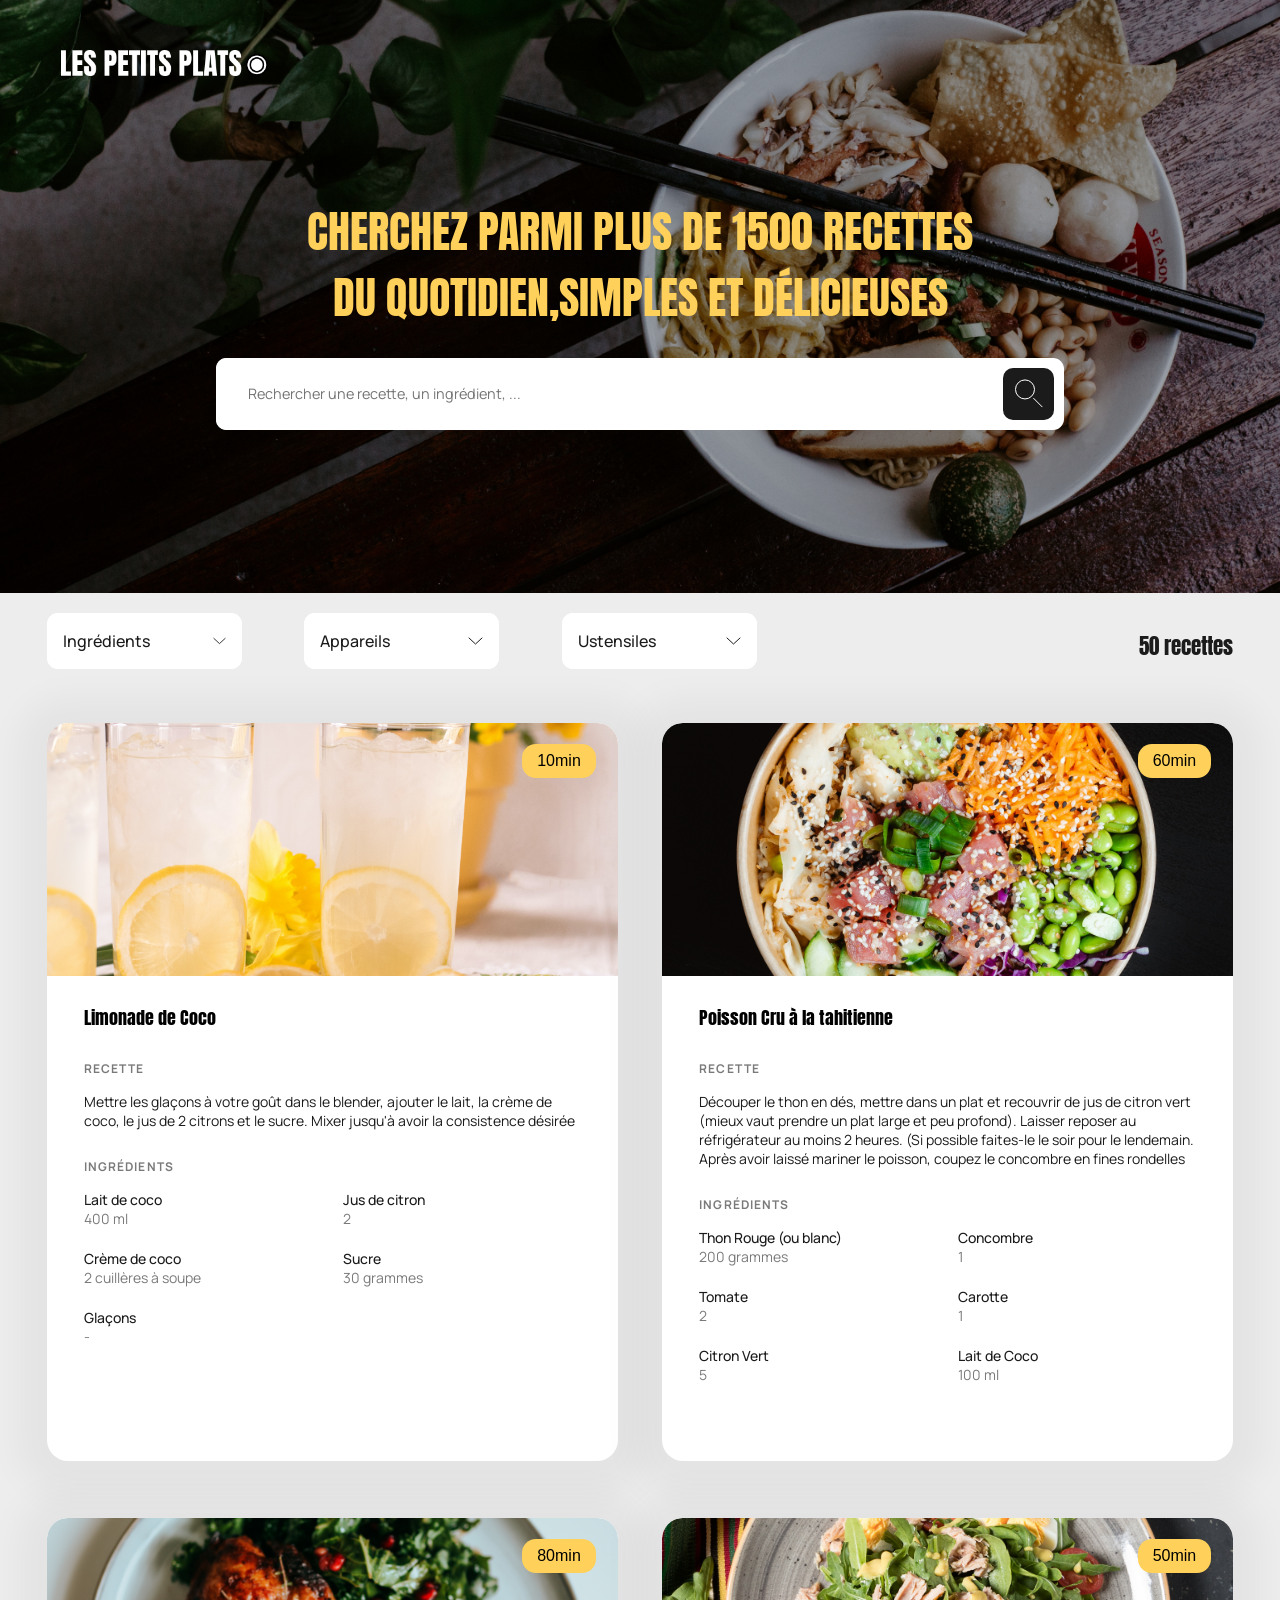
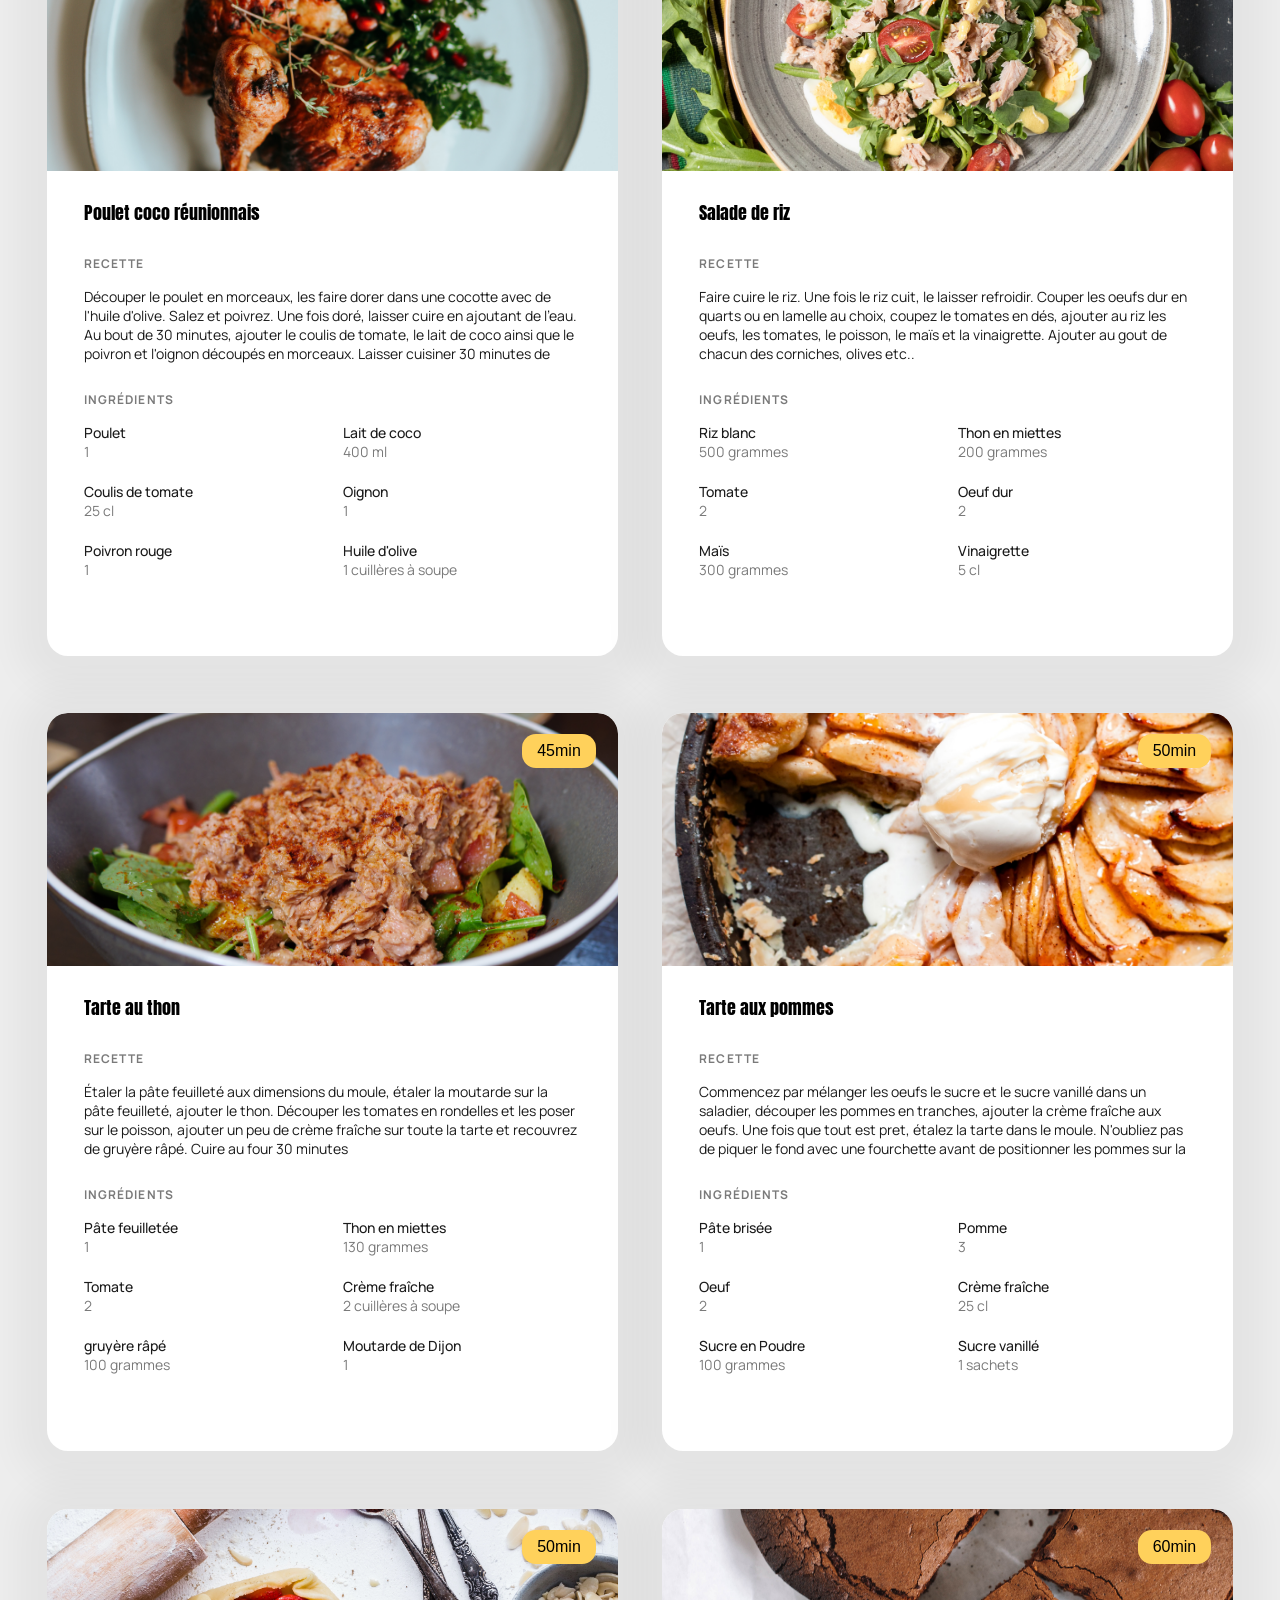
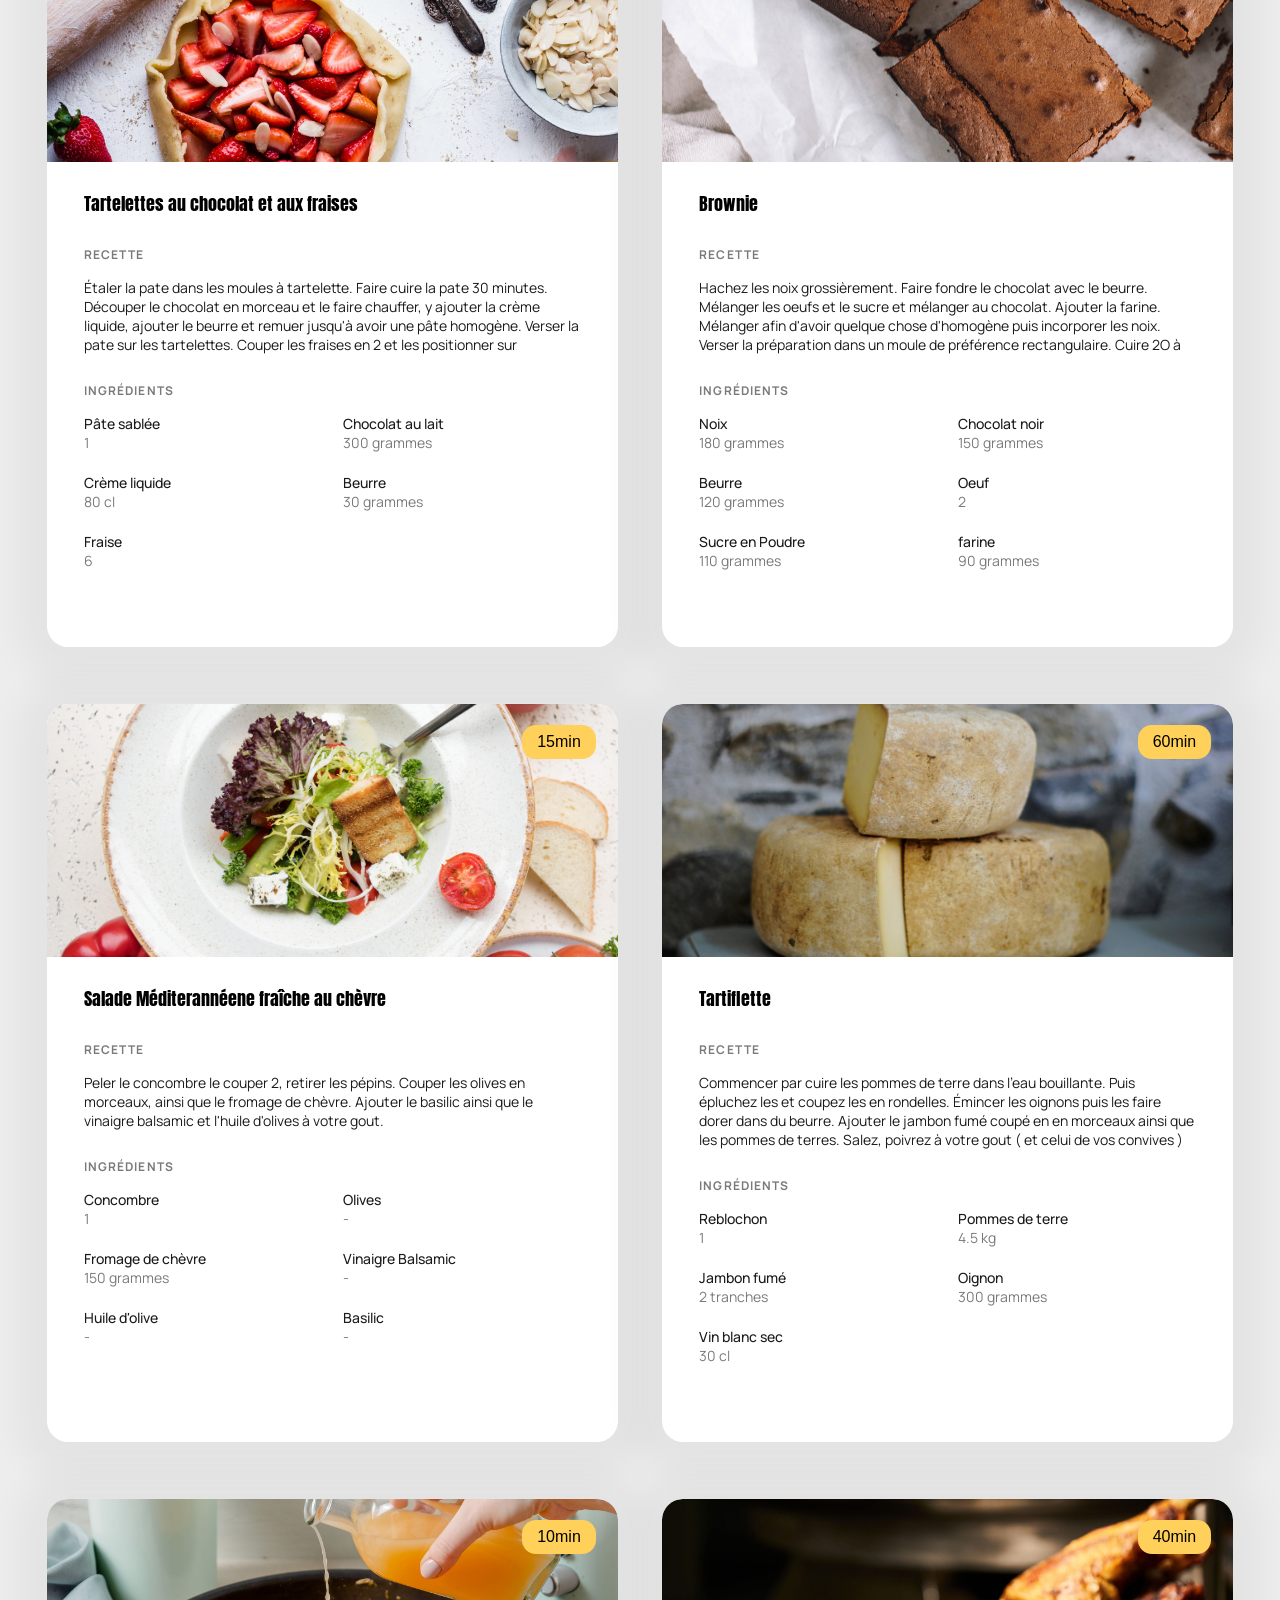
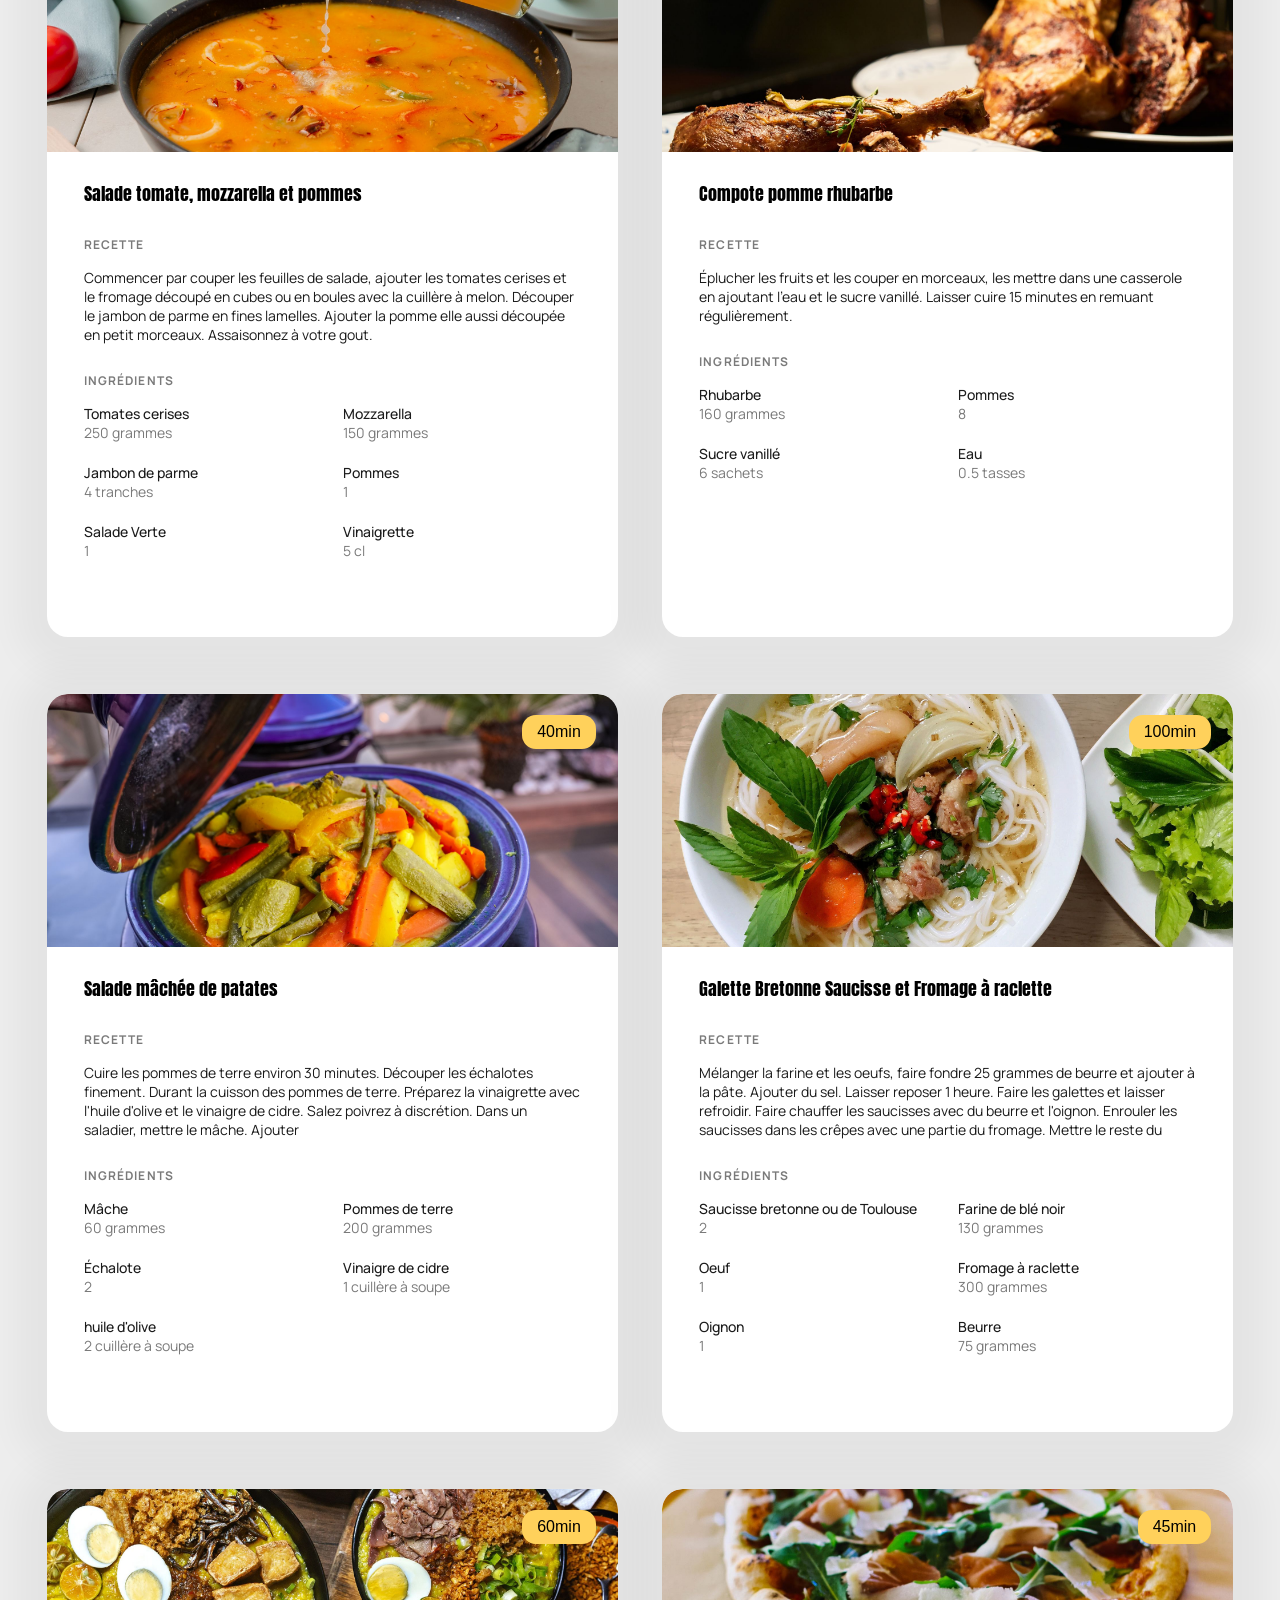
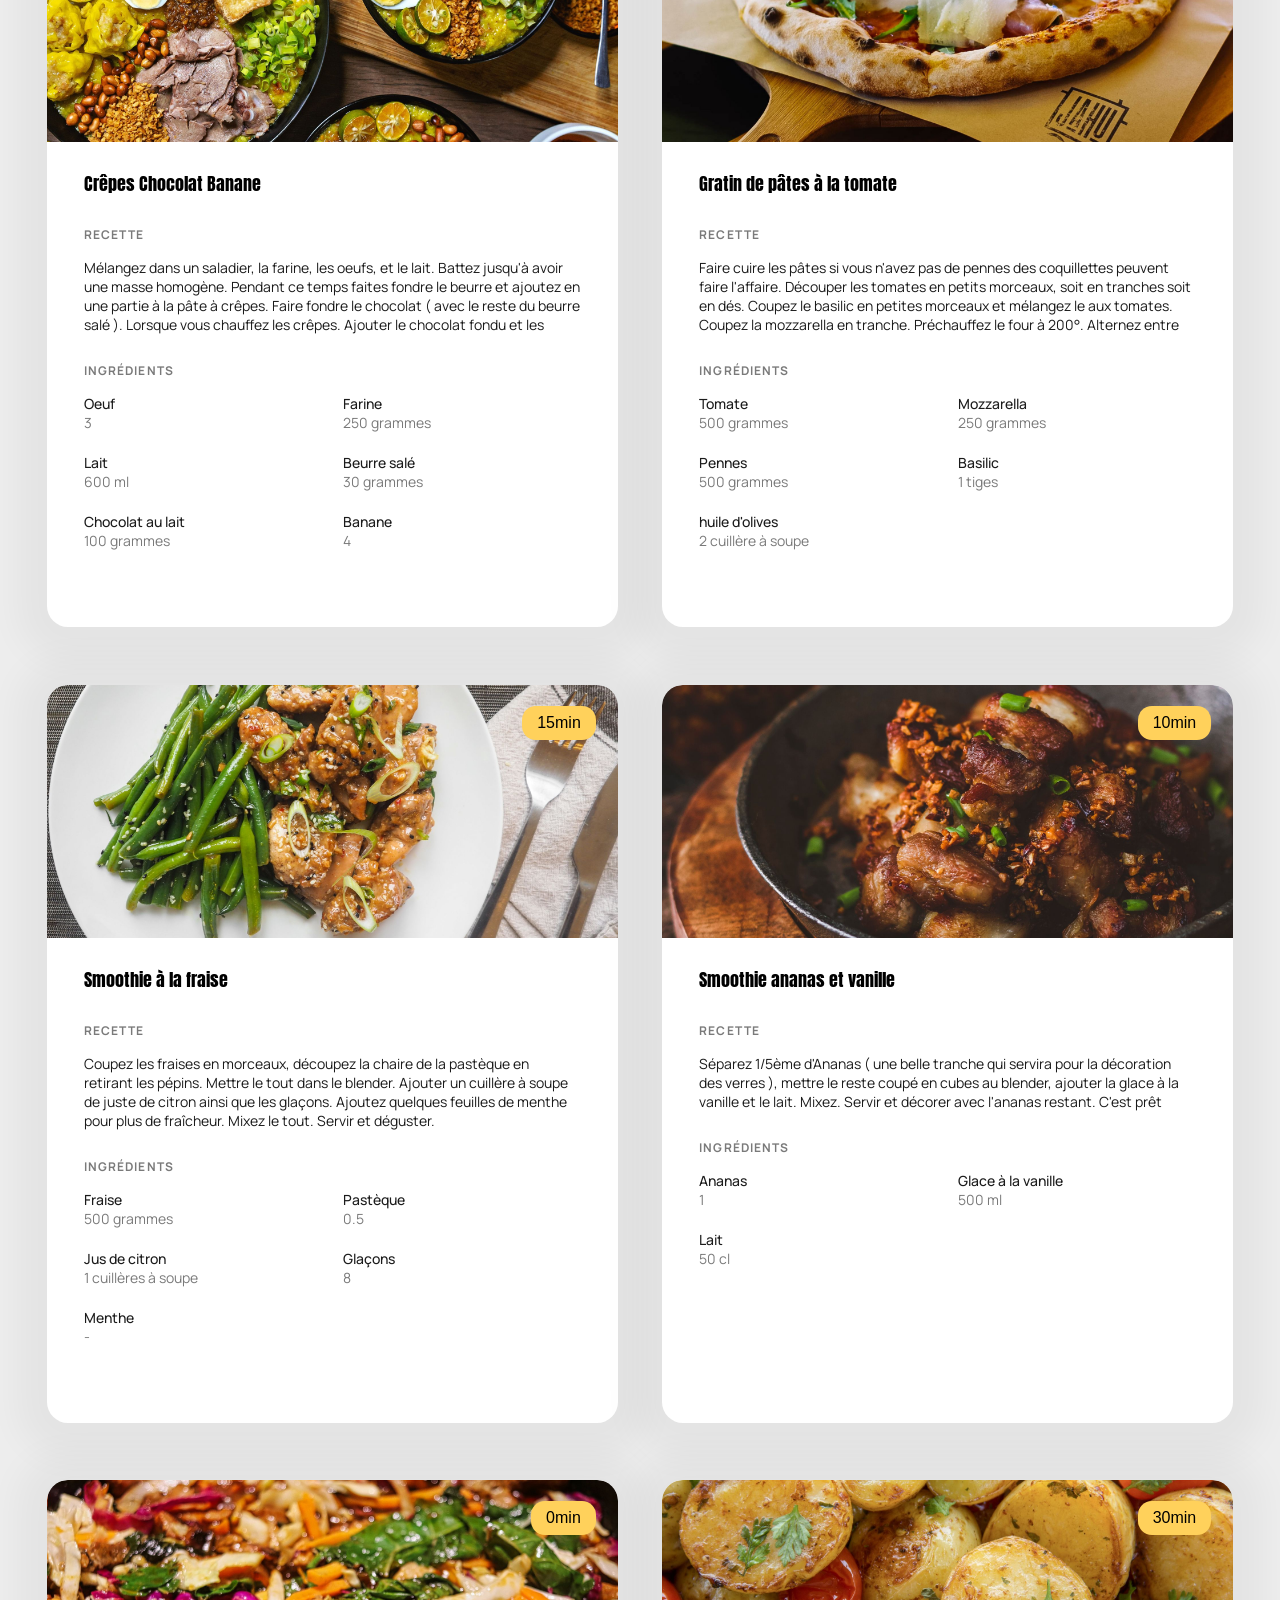
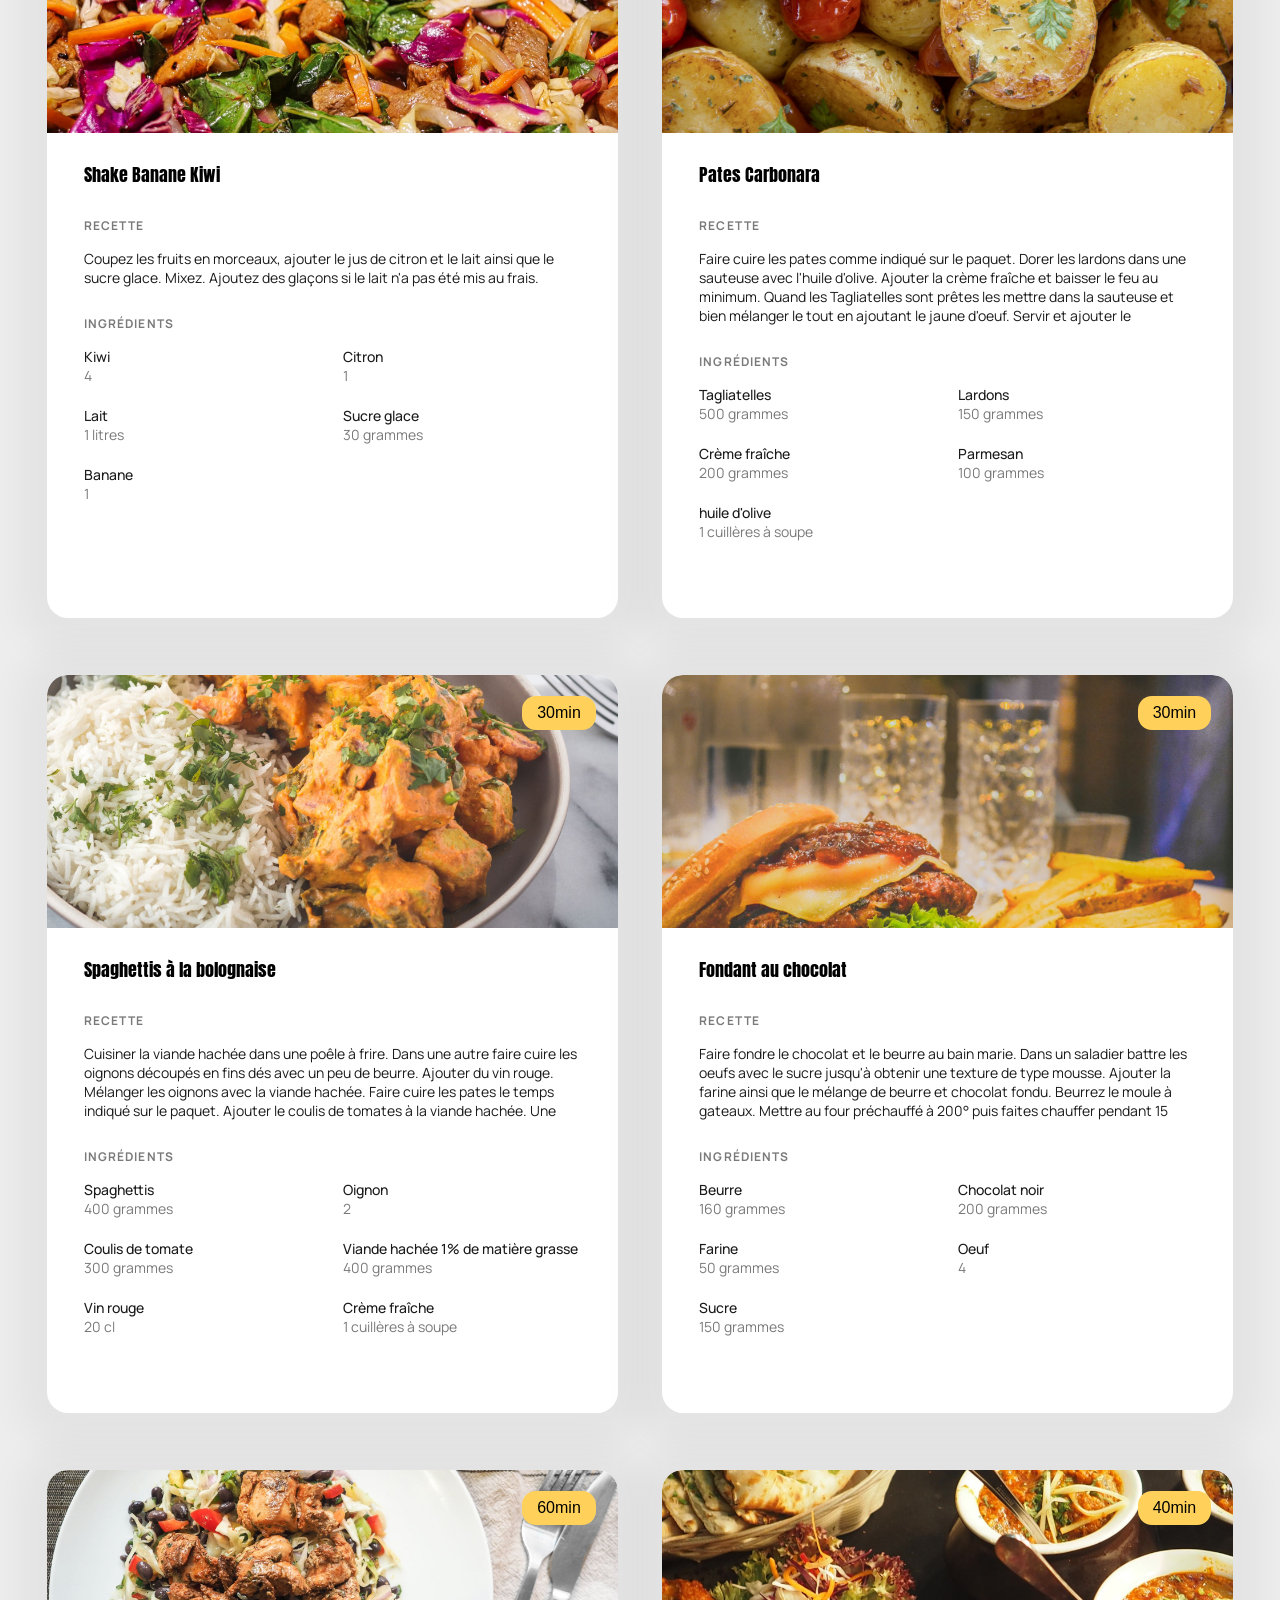
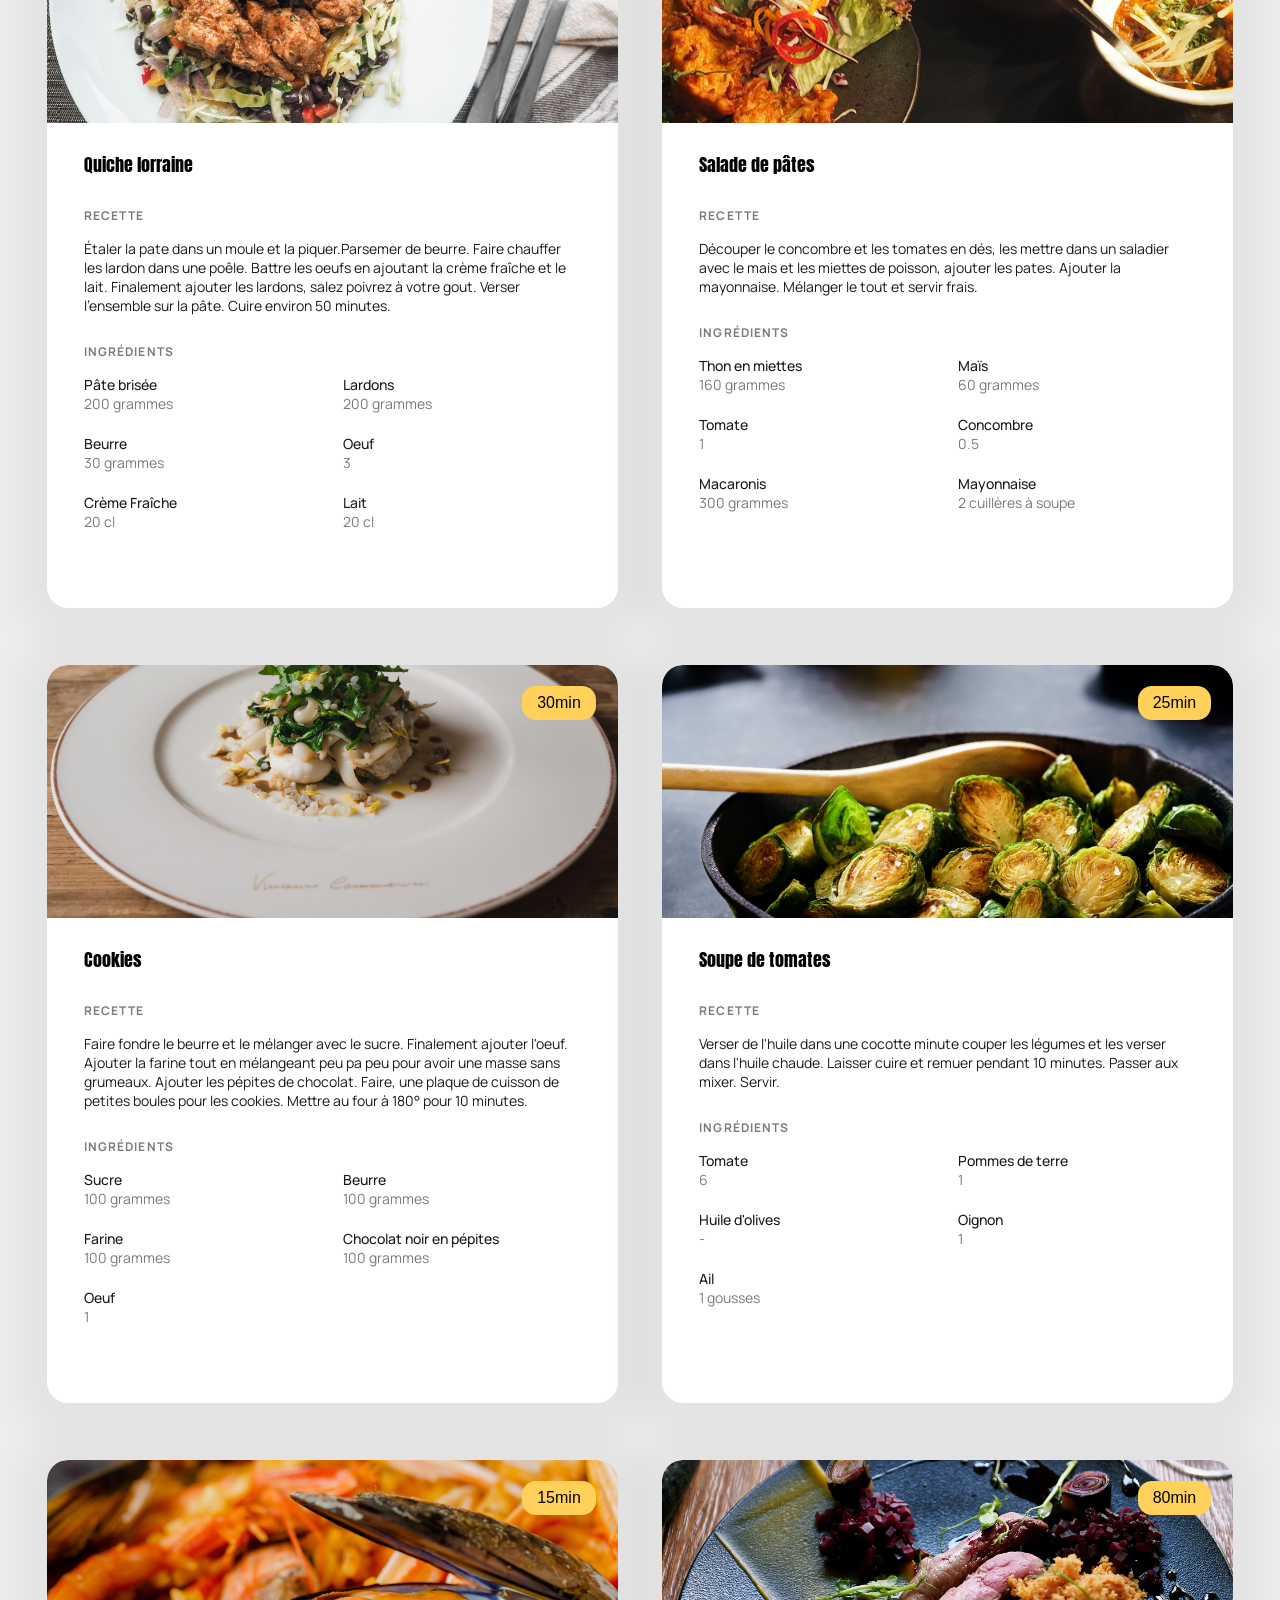
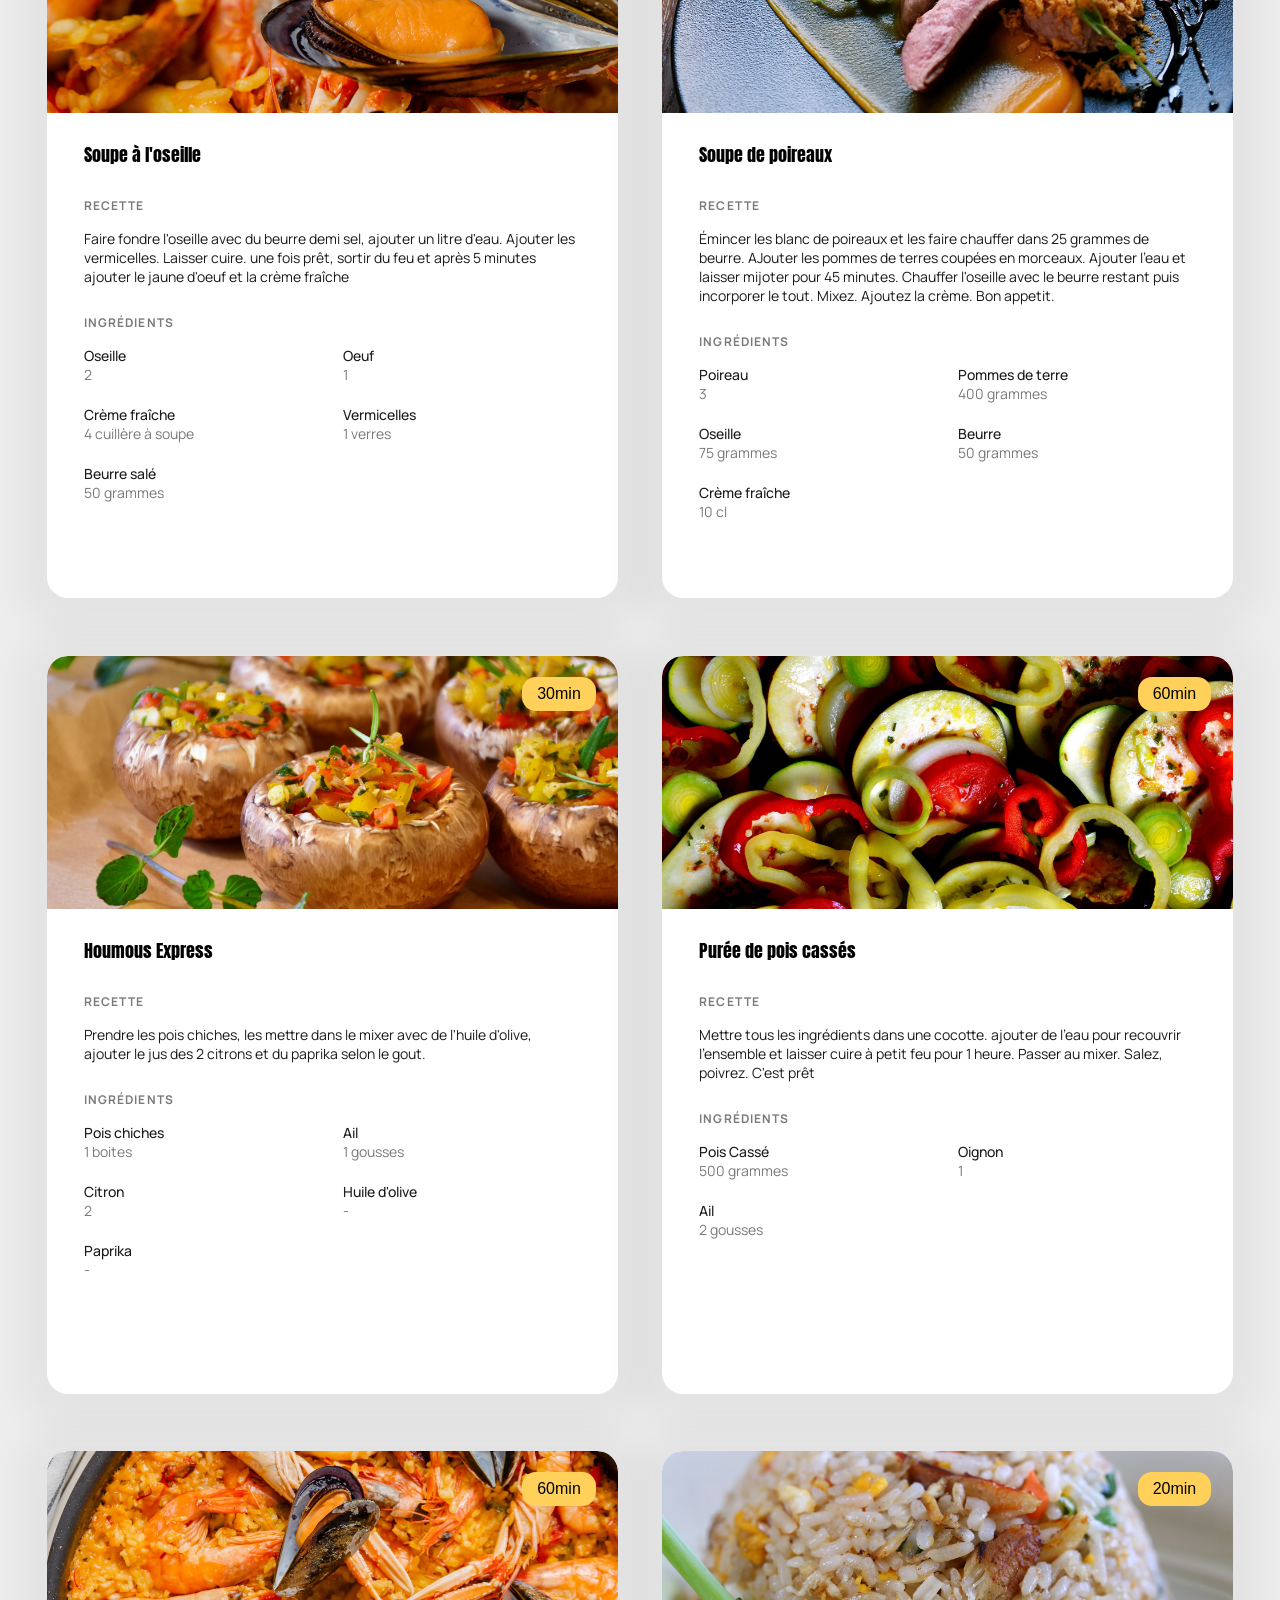
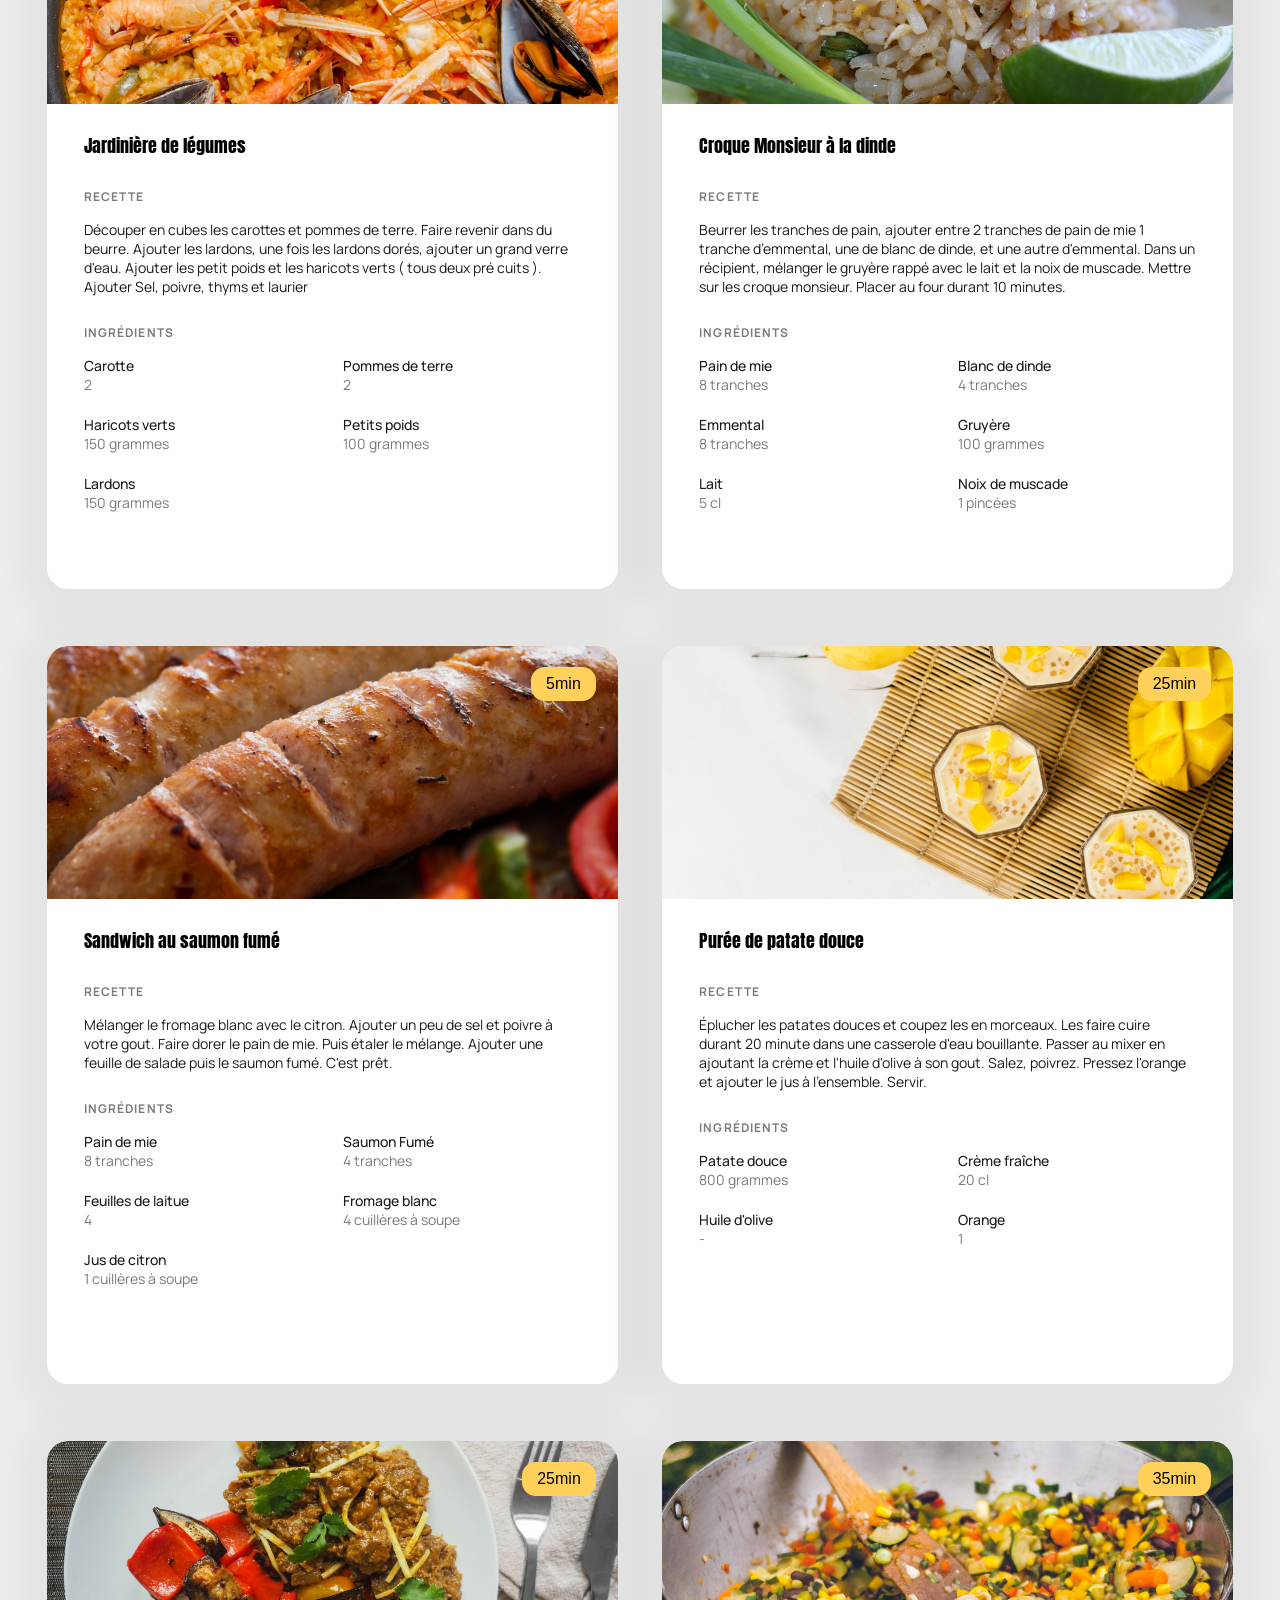
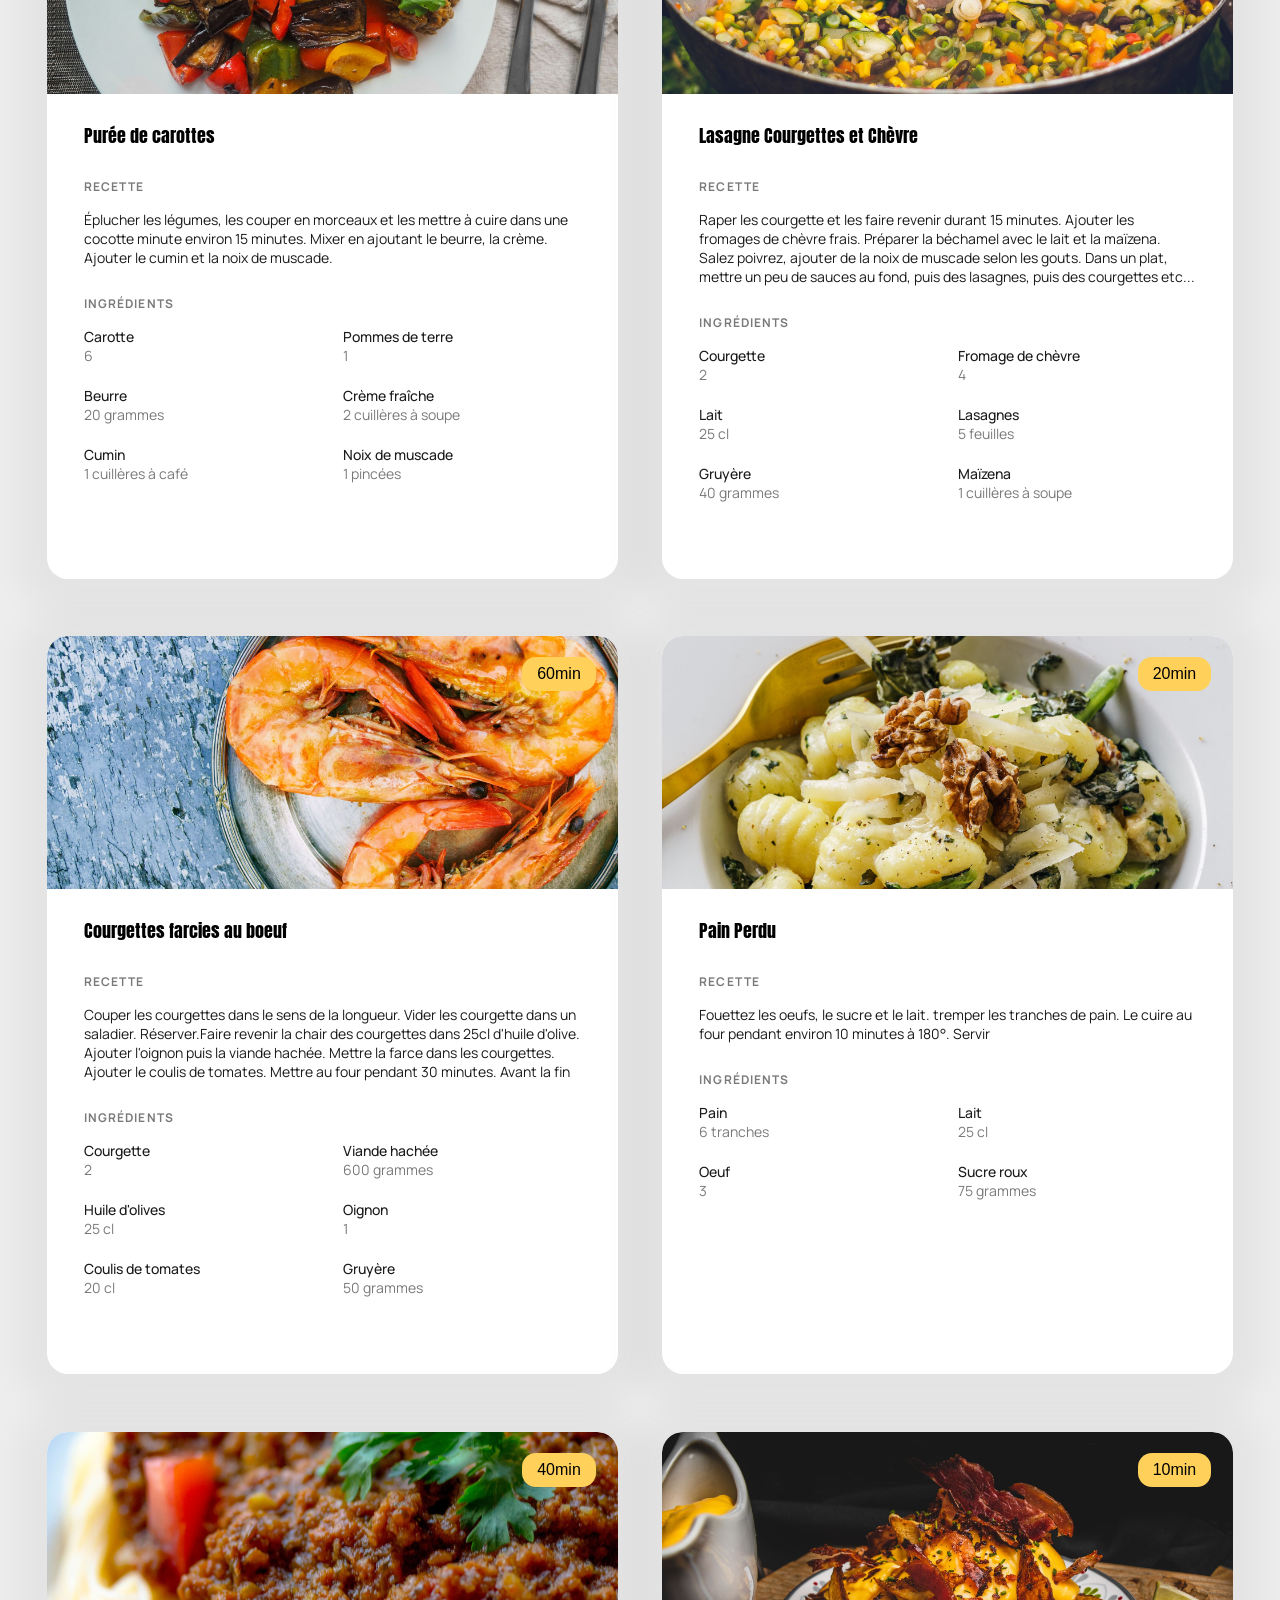
<file: Option-B-boucles/index.html>
<!DOCTYPE html>
<html lang="fr">

<head>
    <meta charset="UTF-8">

    <title>Les Petits Plats — Option B — boucles</title>
    <link href="https://fonts.googleapis.com/css2?family=Anton&display=swap" rel="stylesheet">
    <link href="https://fonts.googleapis.com/css2?family=Manrope&display=swap" rel="stylesheet">
    <link rel="stylesheet" href="./styles.css">
</head>
<body>
    <header>
        <div class="container-header">
            <img class="background-img" src="./images/Background.png" alt="background" height="667" width="1440">
            <img class="logo-img" src="./images/Logo.png" alt="logo" height="40" width="328">
            <div class="header-content">
                <div class="main-heading">CHERCHEZ PARMI PLUS DE 1500 RECETTES<br>
                    DU QUOTIDIEN,SIMPLES ET DÉLICIEUSES</div>
                <div class="container-search">
                    <div class="research-field">
                        <input id="search-input" type="text" placeholder="Rechercher une recette, un ingrédient, ...">
                        <svg id="search-close" xmlns="http://www.w3.org/2000/svg" width="17" height="17"
                            viewBox="0 0 17 17" fill="none">
                            <path d="M15 15L8.5 8.5M8.5 8.5L2 2M8.5 8.5L15 2M8.5 8.5L2 15" stroke="#7A7A7A"
                                stroke-width="2.16667" stroke-linecap="round" stroke-linejoin="round" />
                        </svg>
                        <div class="search-icon">
                            <svg xmlns="http://www.w3.org/2000/svg" width="28" height="29" viewBox="0 0 28 29"
                                fill="none">
                                <circle cx="10" cy="10.4219" r="9.5" stroke="white" />
                                <line x1="18.3536" y1="19.0683" x2="27.3536" y2="28.0683" stroke="white" />
                            </svg>
                        </div>
                    </div>
                </div>
            </div>
        </div>
    </header>
    <section class="dropdown-container">
        <div class="dropdowns">
            <div class="dropdown1">
                <div class="dd1-visiblepart">
                    <h1>Ingrédients</h1>
                    <svg id="dropdownArrow1" xmlns="http://www.w3.org/2000/svg" width="15" height="8" viewBox="0 0 15 8"
                        fill="none">
                        <path d="M1 1L7.5 7L14 1" stroke="#1B1B1B" stroke-linecap="round" />
                    </svg>
                </div>
                <div class="dd1-inputcontainer">
                    <input type="text" class="dd1-input" tabindex="-1" id="dd1-input">
                    <svg class="glass-icon" xmlns="http://www.w3.org/2000/svg" width="14" height="14"
                        viewBox="0 0 14 14" fill="none">
                        <circle cx="5" cy="5" r="4.75" stroke="#7A7A7A" stroke-width="0.5" />
                        <line x1="9.17678" y1="9.32322" x2="13.6768" y2="13.8232" stroke="#7A7A7A" stroke-width="0.5" />
                    </svg>
                </div>
                <div class="dd1-list" id="dd1-list">
                </div>
            </div>
            <div class="dropdown2">
                <div class="dd2-visiblepart">
                    <h1>Appareils</h1>
                    <svg id="dropdownArrow2" xmlns="http://www.w3.org/2000/svg" width="15" height="8" viewBox="0 0 15 8"
                        fill="none">
                        <path d="M1 1L7.5 7L14 1" stroke="#1B1B1B" stroke-linecap="round" />
                    </svg>
                </div>
                <div class="dd2-inputcontainer">
                    <input type="text" class="dd2-input" tabindex="-1" id="dd2-input">
                    <svg class="glass-icon" xmlns="http://www.w3.org/2000/svg" width="14" height="14"
                        viewBox="0 0 14 14" fill="none">
                        <circle cx="5" cy="5" r="4.75" stroke="#7A7A7A" stroke-width="0.5" />
                        <line x1="9.17678" y1="9.32322" x2="13.6768" y2="13.8232" stroke="#7A7A7A" stroke-width="0.5" />
                    </svg>
                </div>
                <div class="dd2-list" id="dd2-list">
                </div>
            </div>
            <div class="dropdown3">
                <div class="dd3-visiblepart">
                    <h1>Ustensiles</h1>
                    <svg id="dropdownArrow3" xmlns="http://www.w3.org/2000/svg" width="15" height="8" viewBox="0 0 15 8"
                        fill="none">
                        <path d="M1 1L7.5 7L14 1" stroke="#1B1B1B" stroke-linecap="round" />
                    </svg>
                </div>
                <div class="dd3-inputcontainer">
                    <input type="text" class="dd3-input" tabindex="-1" id="dd3-input">
                    <svg class="glass-icon" xmlns="http://www.w3.org/2000/svg" width="14" height="14"
                        viewBox="0 0 14 14" fill="none">
                        <circle cx="5" cy="5" r="4.75" stroke="#7A7A7A" stroke-width="0.5" />
                        <line x1="9.17678" y1="9.32322" x2="13.6768" y2="13.8232" stroke="#7A7A7A" stroke-width="0.5" />
                    </svg>
                </div>
                <div class="dd3-list" id="dd3-list">
                </div>
            </div>
        </div>
        <div class="number-container">
            <h1 id="number-recipes"></h1>
        </div>
    </section>
    <div class="filters-selected" id="selectedContainer">
    </div>
    <section class="cards-container" id="cards-container">
    </section>

    <script src="./javascript/globals/common.js"></script>
    <script src="./javascript/components/header.js"></script>
    <script src="./javascript/data/recipes.js"></script>
    <script src="./javascript/logic/populateCards.js"></script>
    <script src="./javascript/components/ingredientsList.js"></script>
    <script src="./javascript/components/dropdown.js"></script>
    <script src="./javascript/components/applianceList.js"></script>
    <script src="./javascript/components/ustensilsList.js"></script>
    <script src="./javascript/logic/mainSearch.js"></script>
    <script src="./javascript/logic/selectedFilters.js"></script>
    

</body>

</html>
</file>
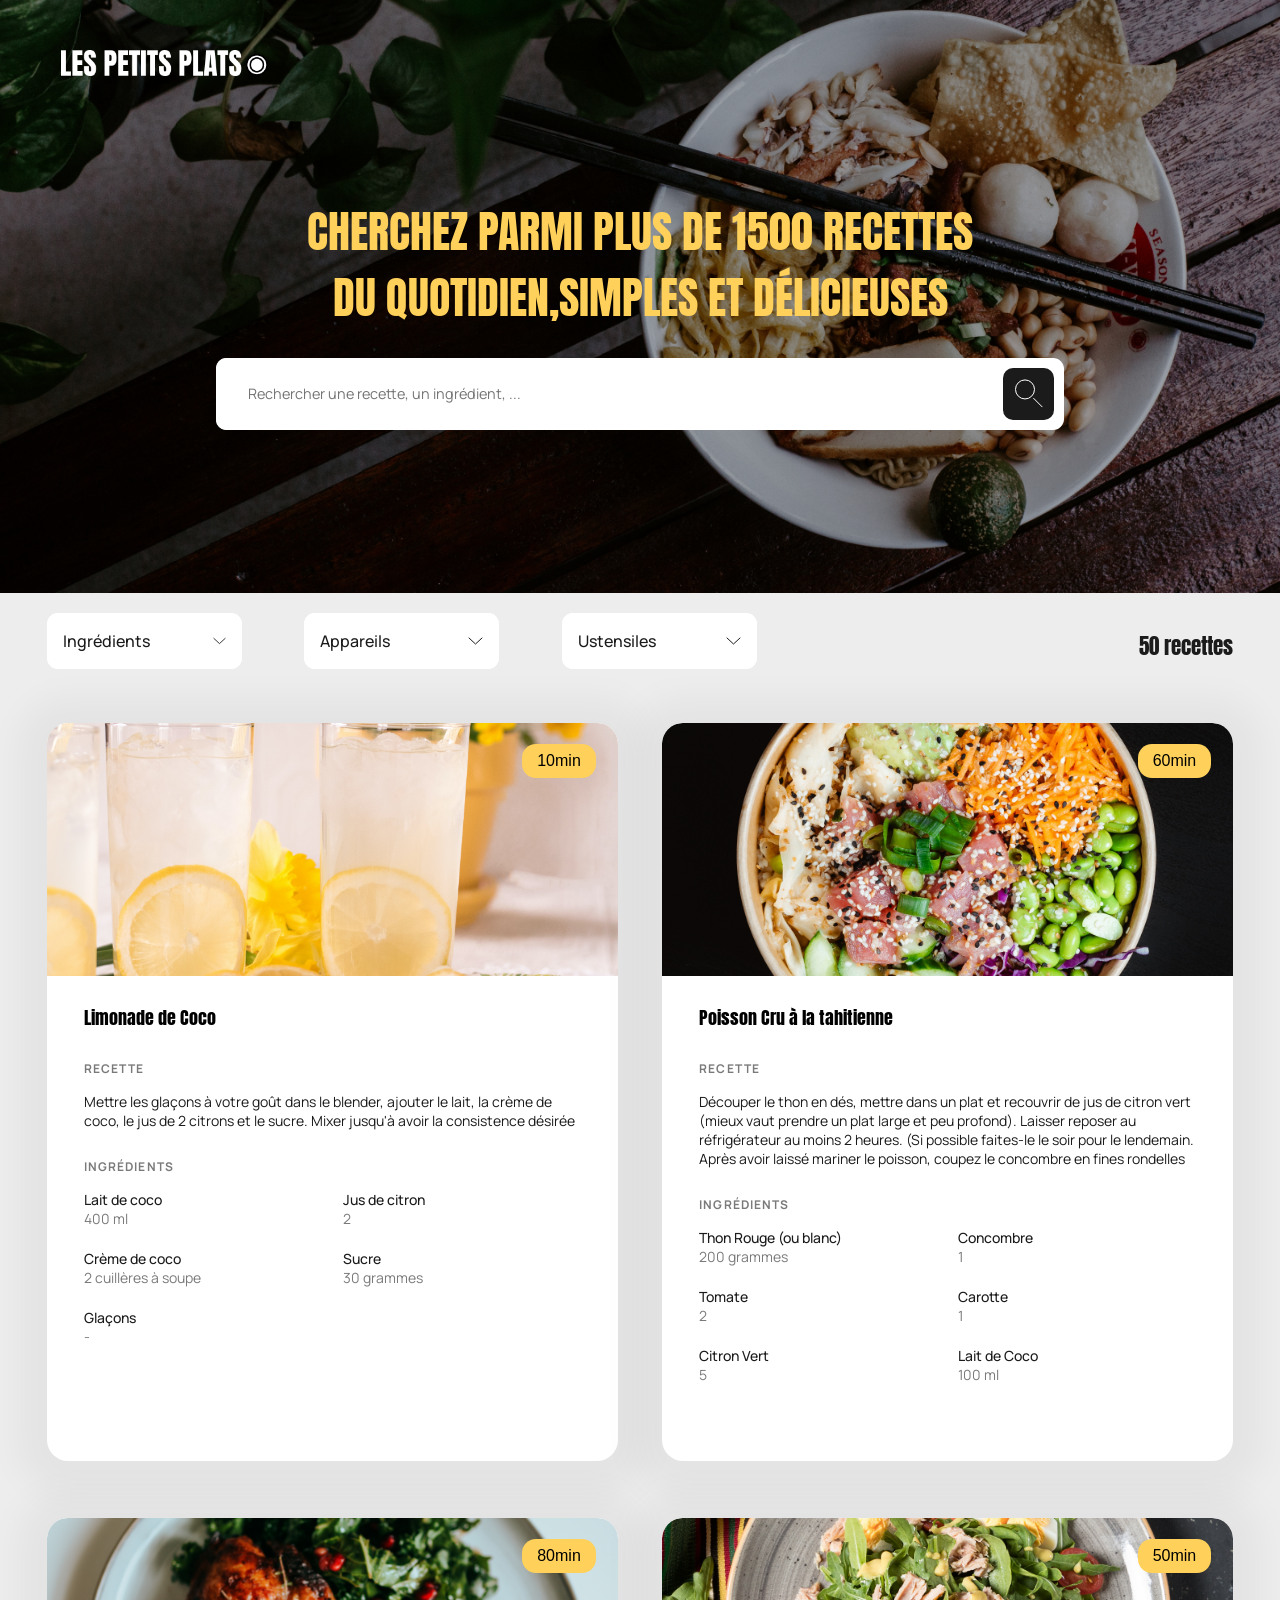
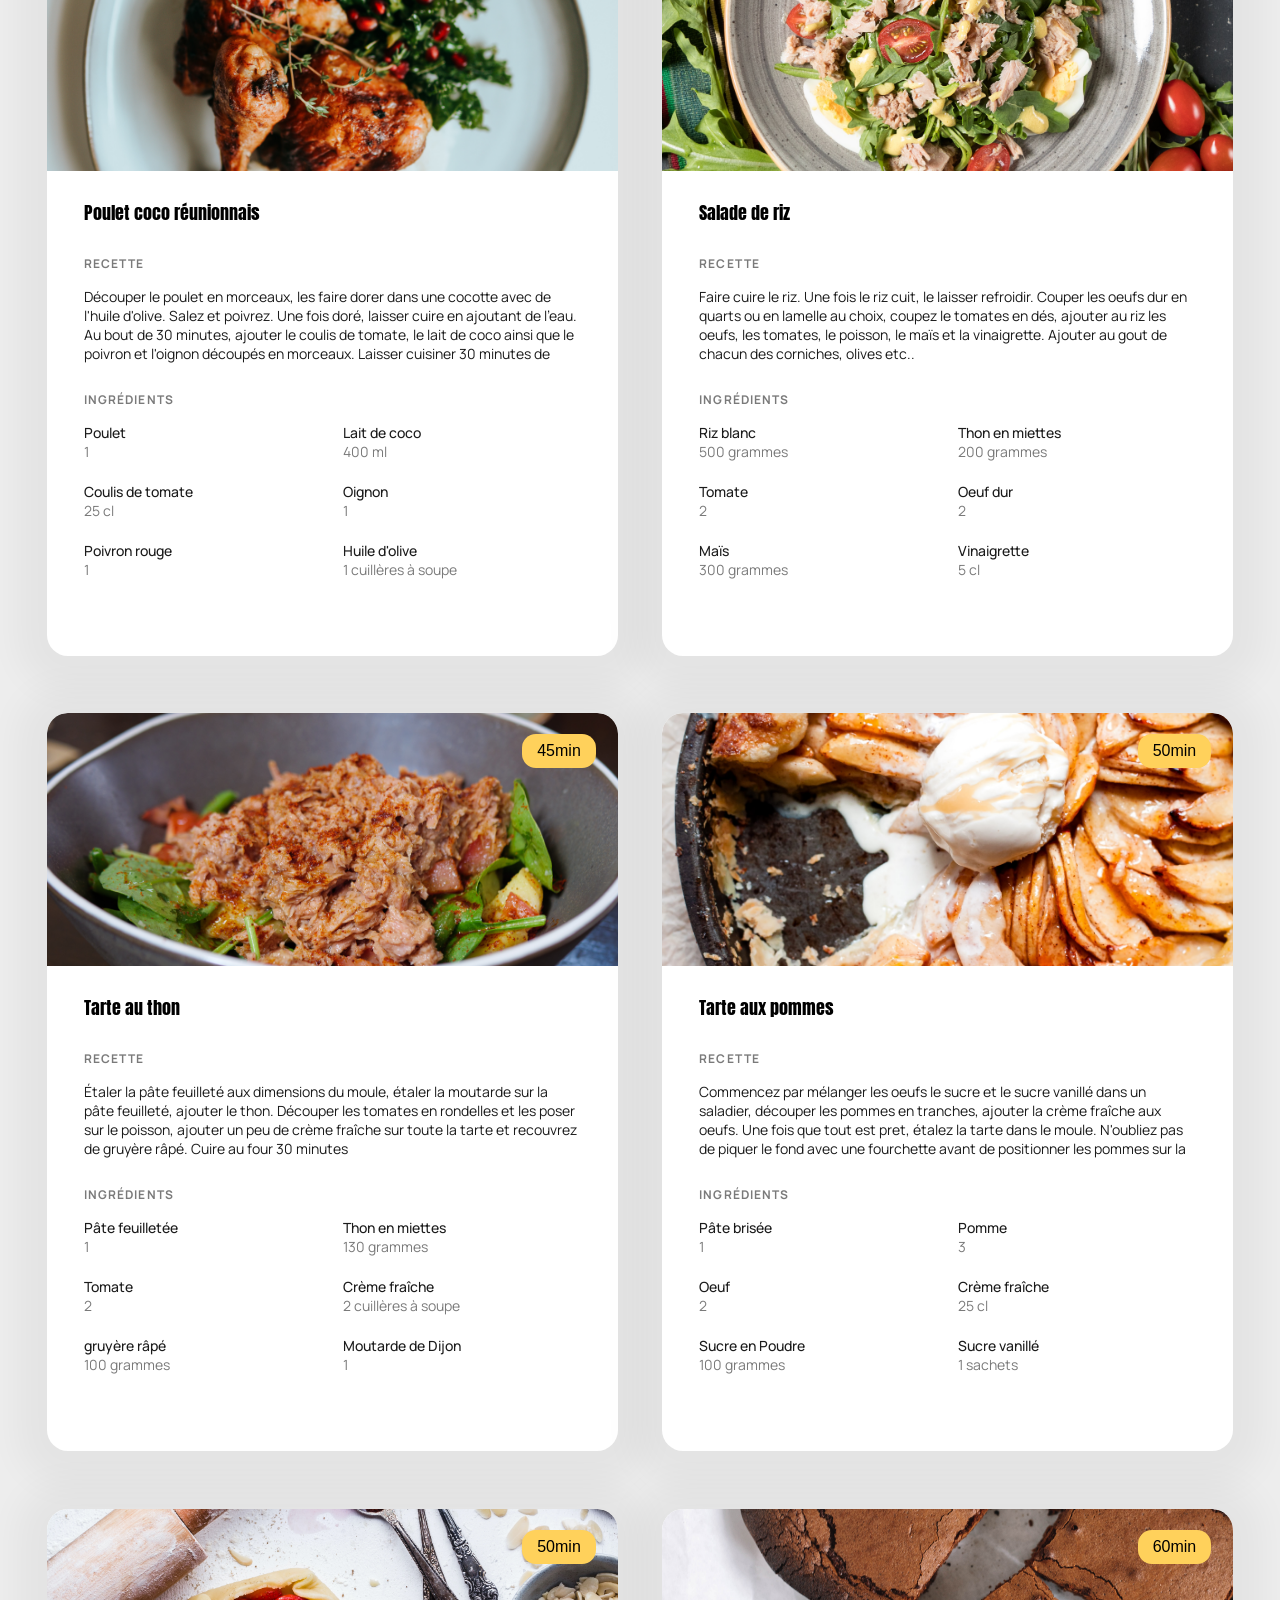
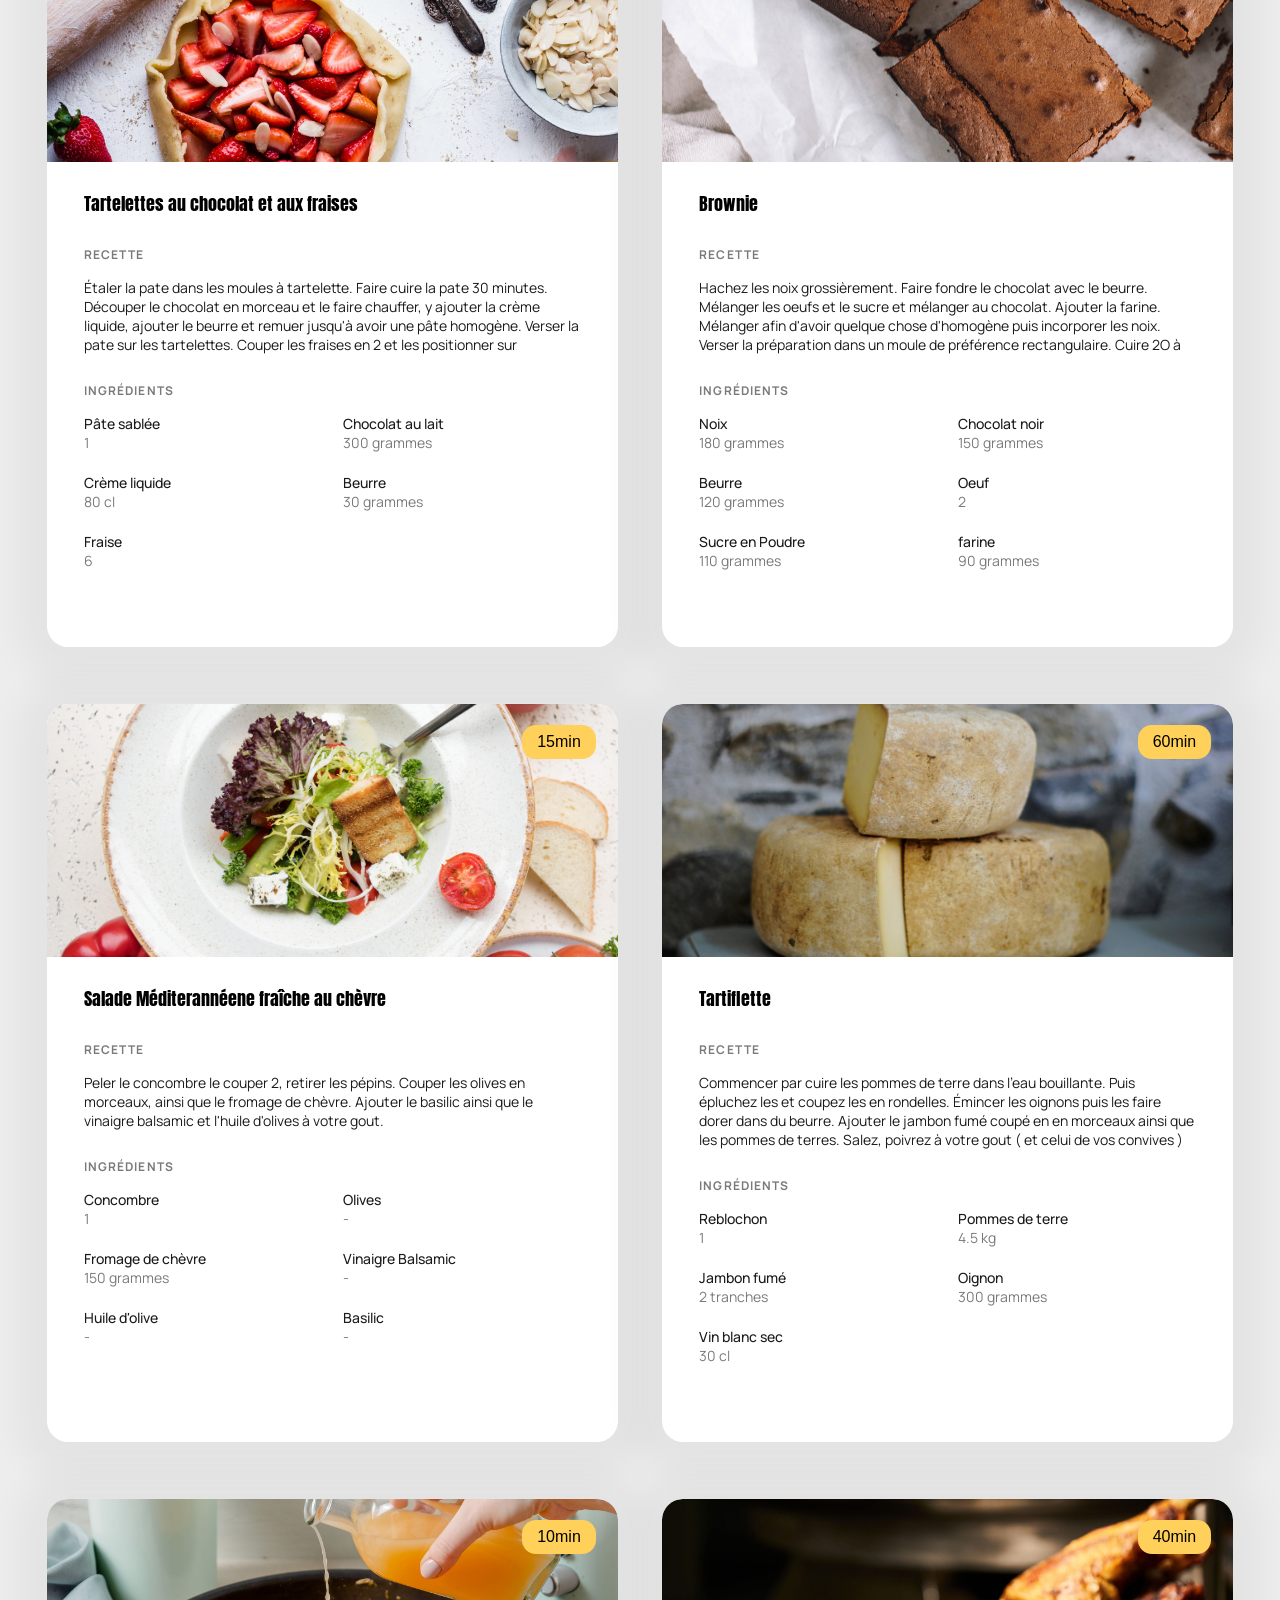
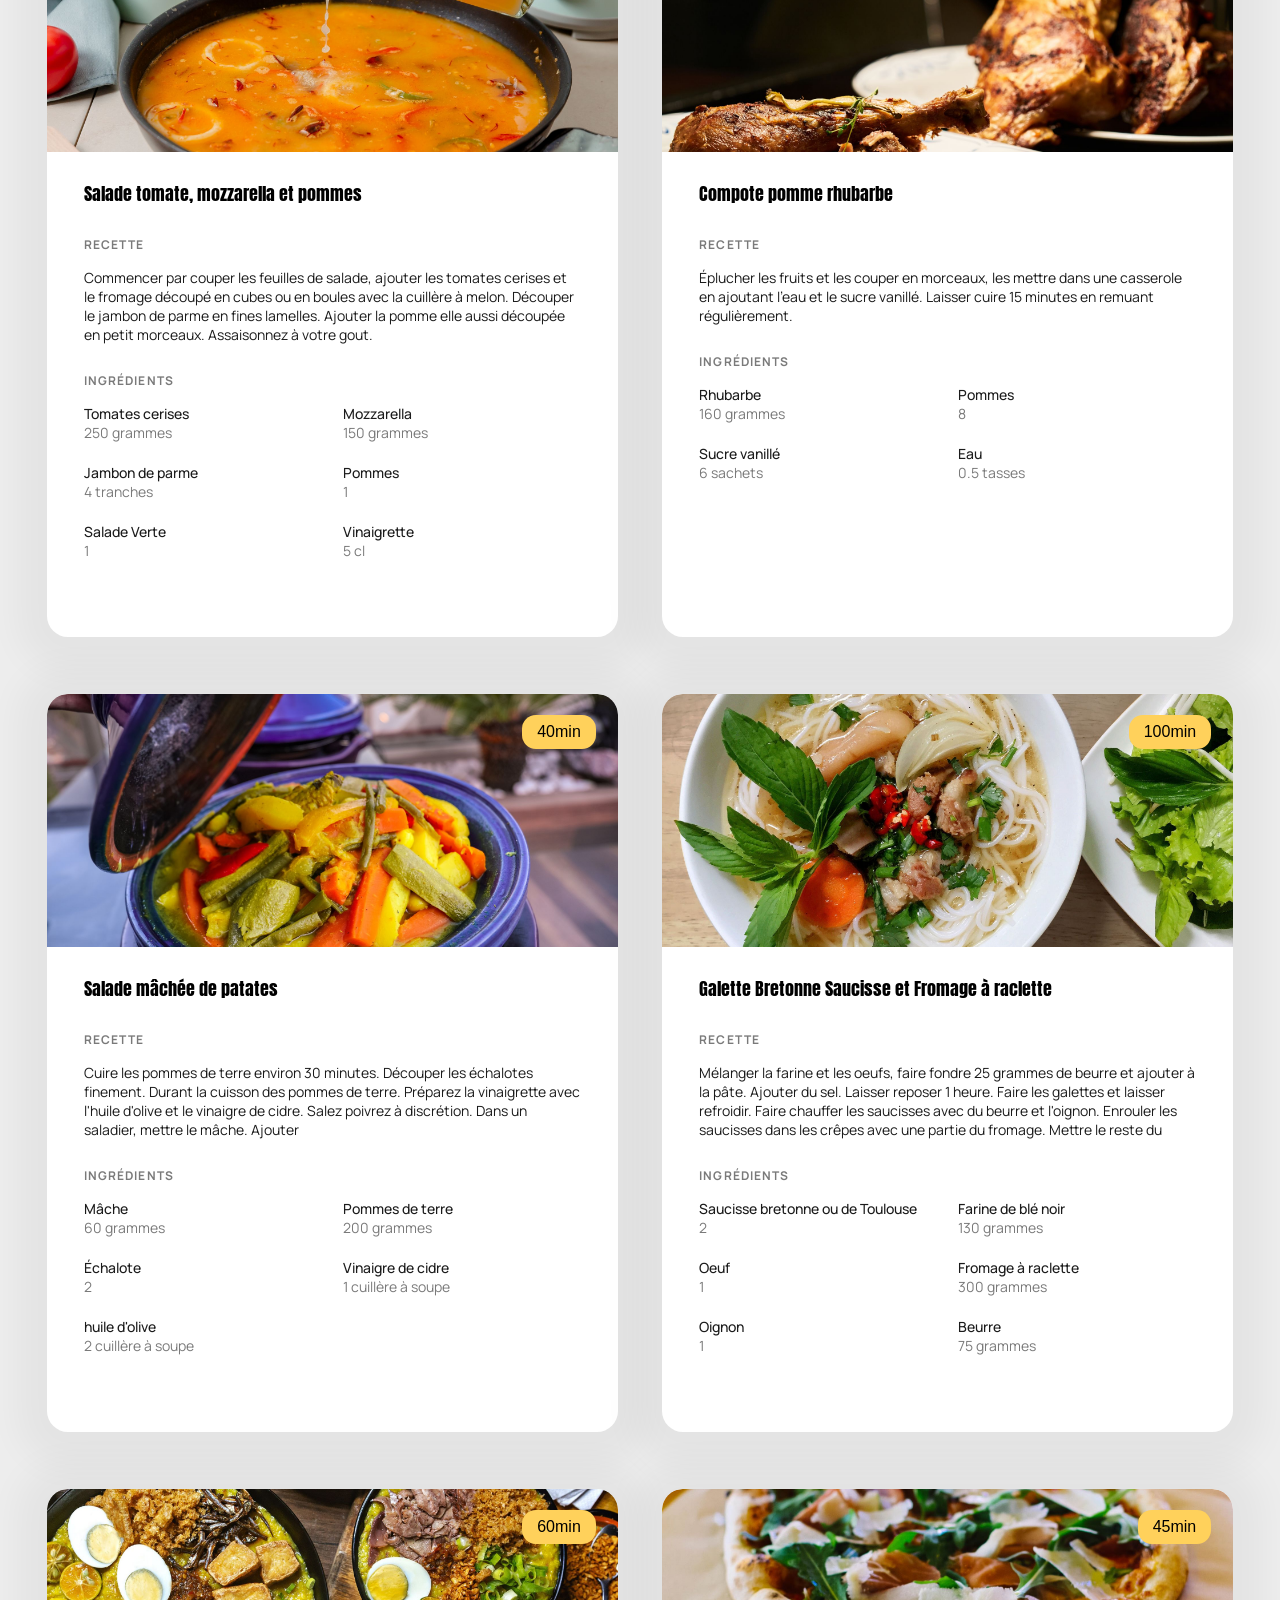
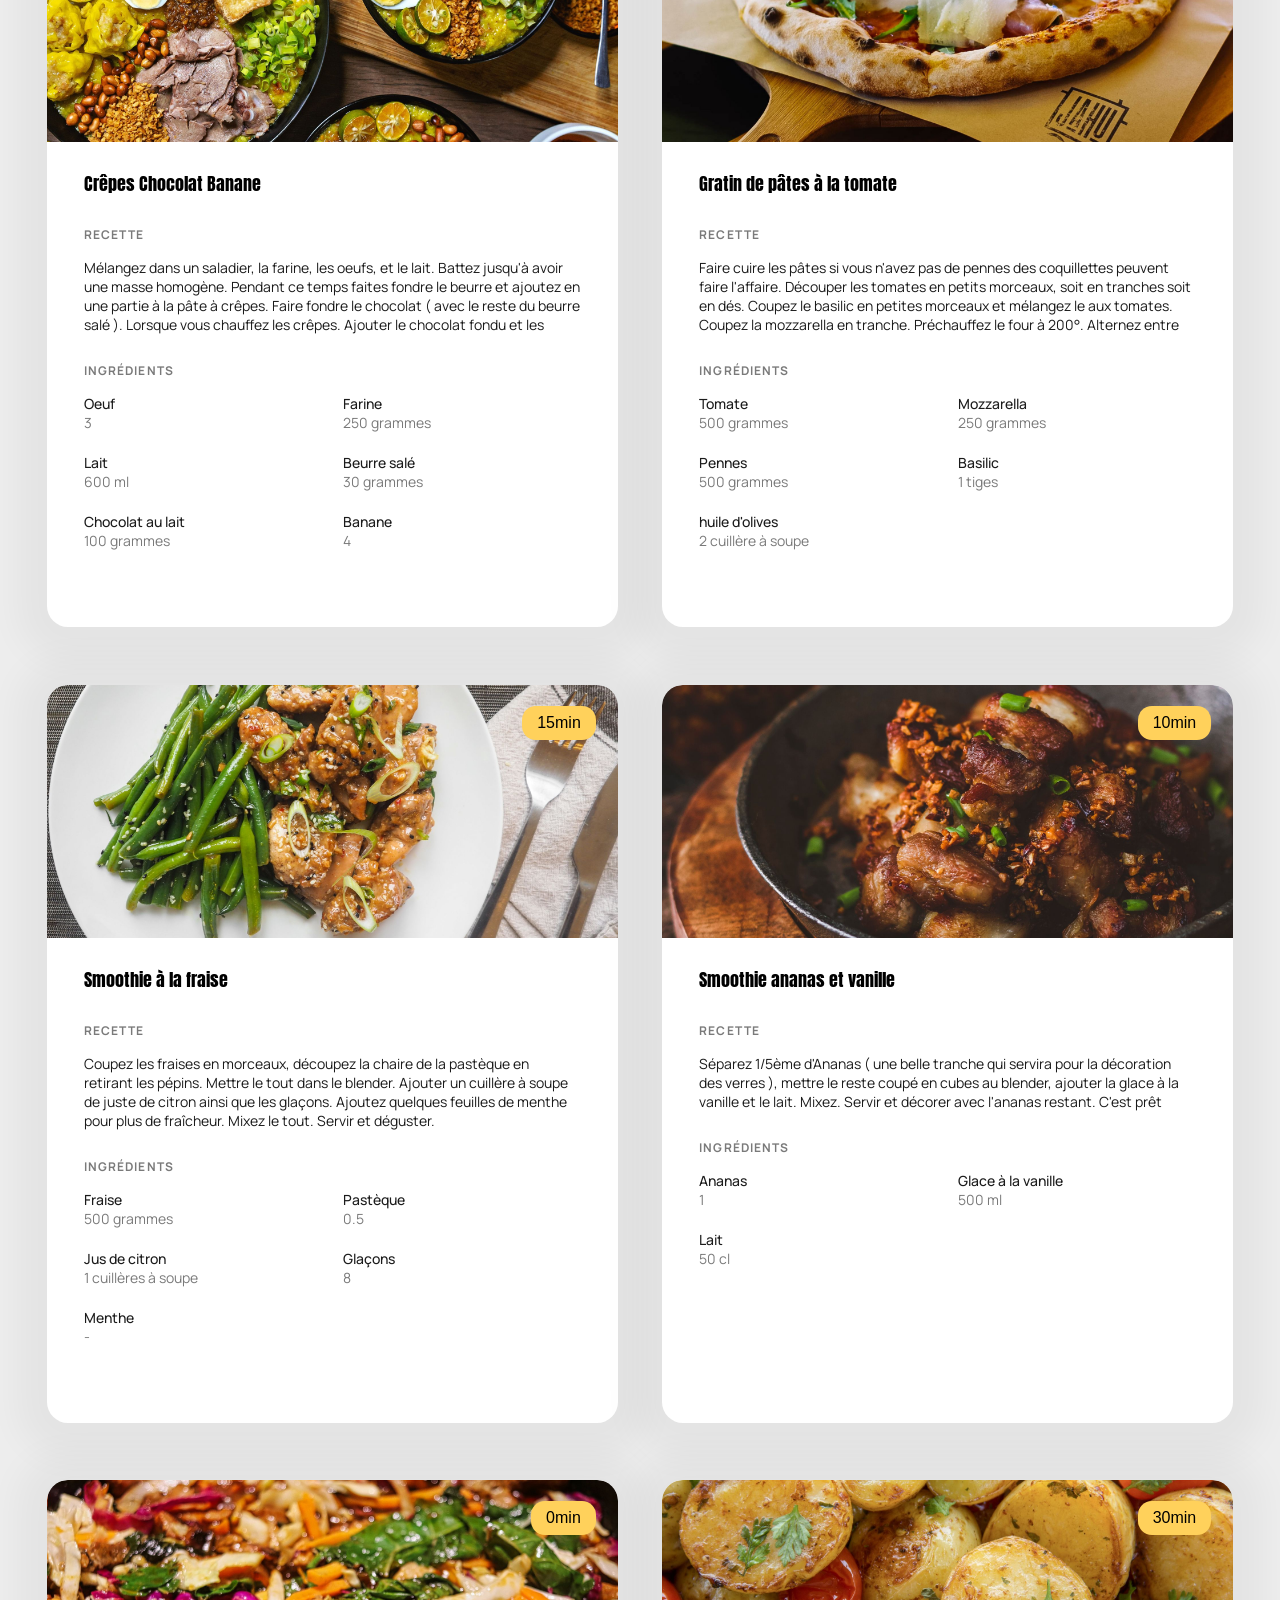
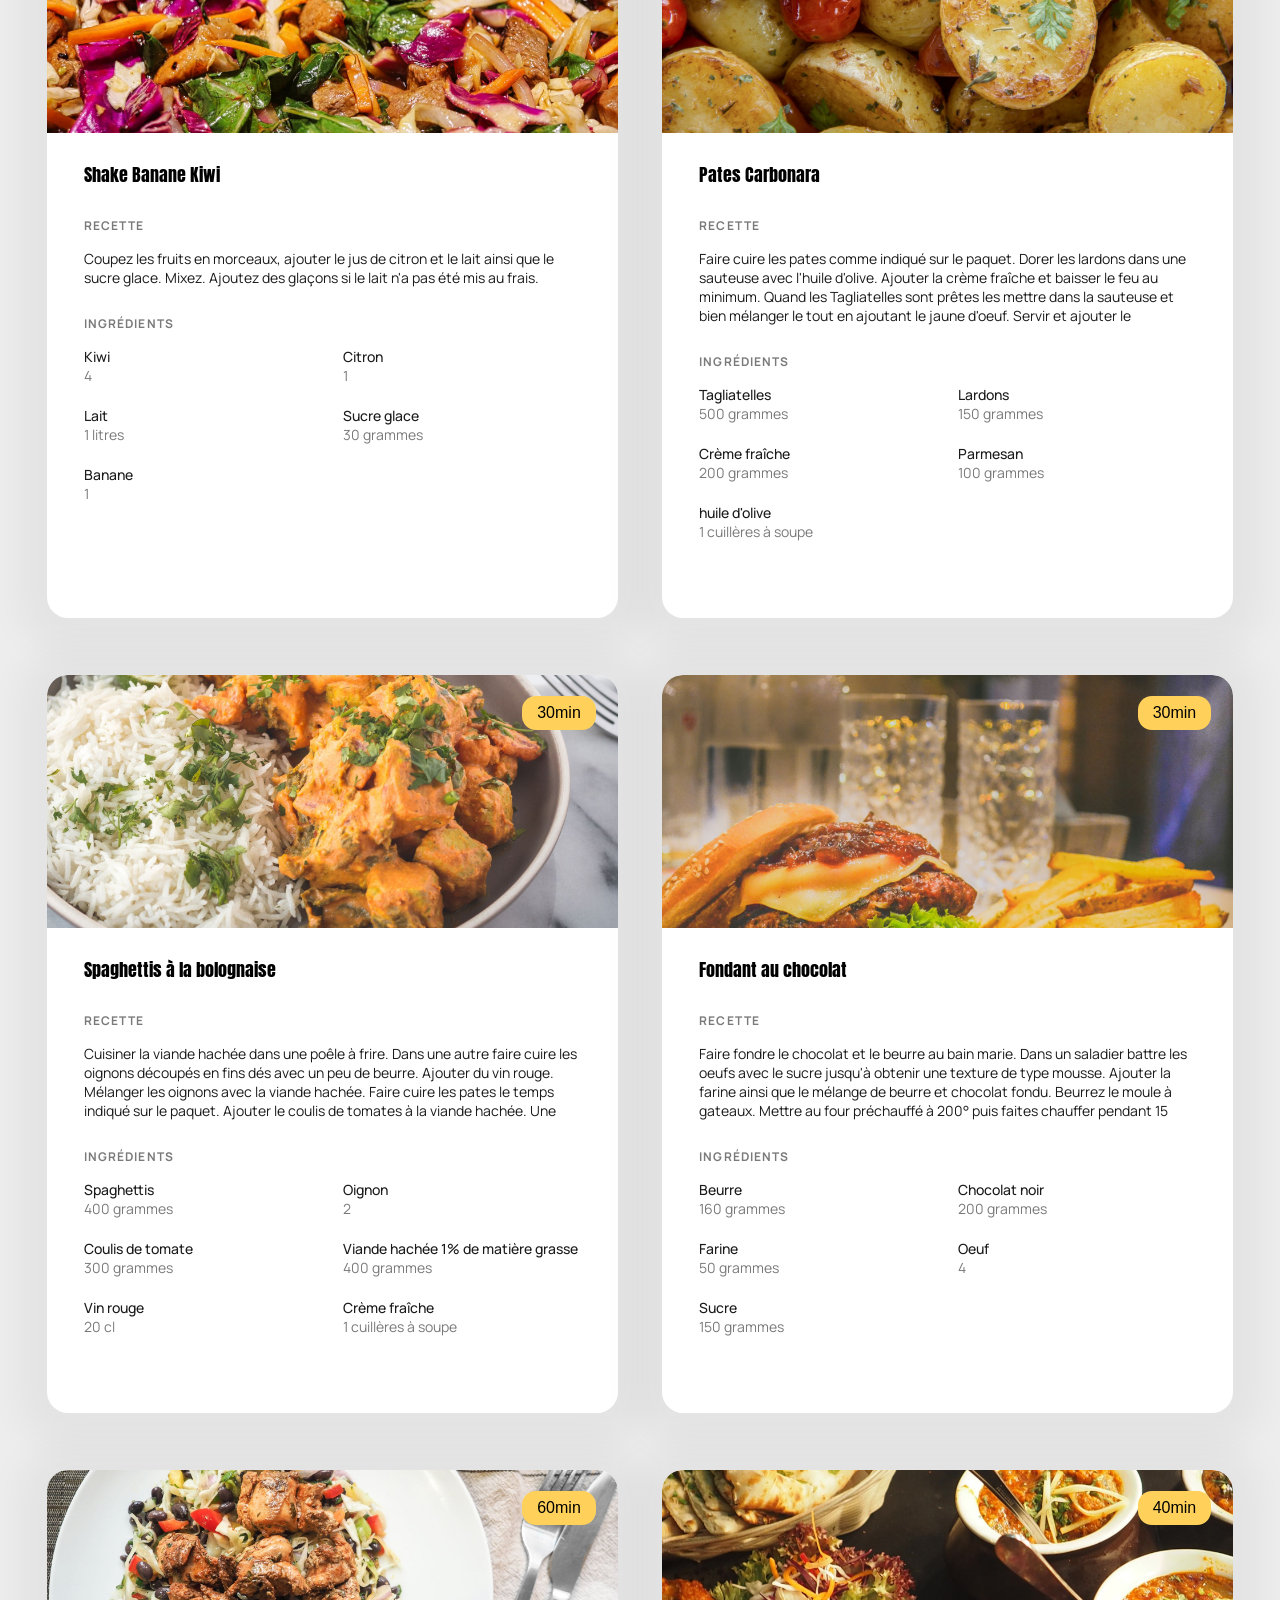
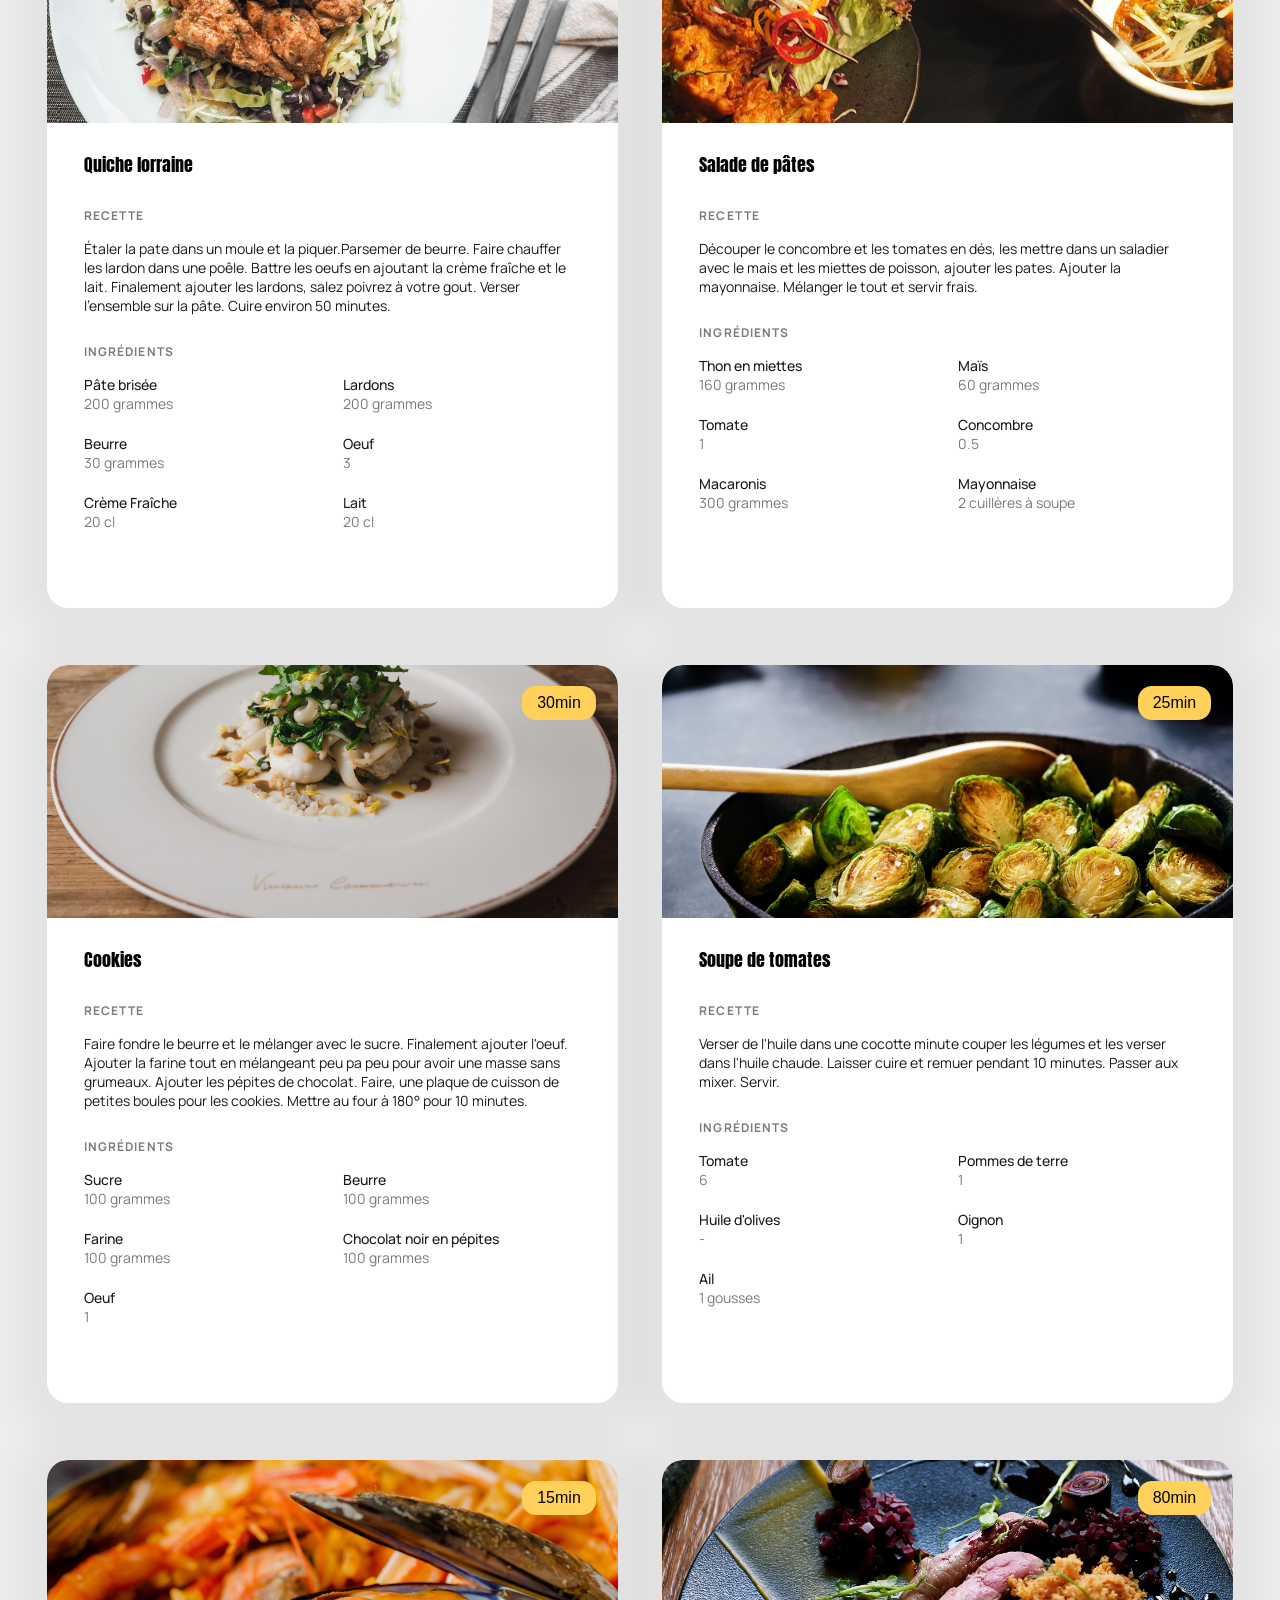
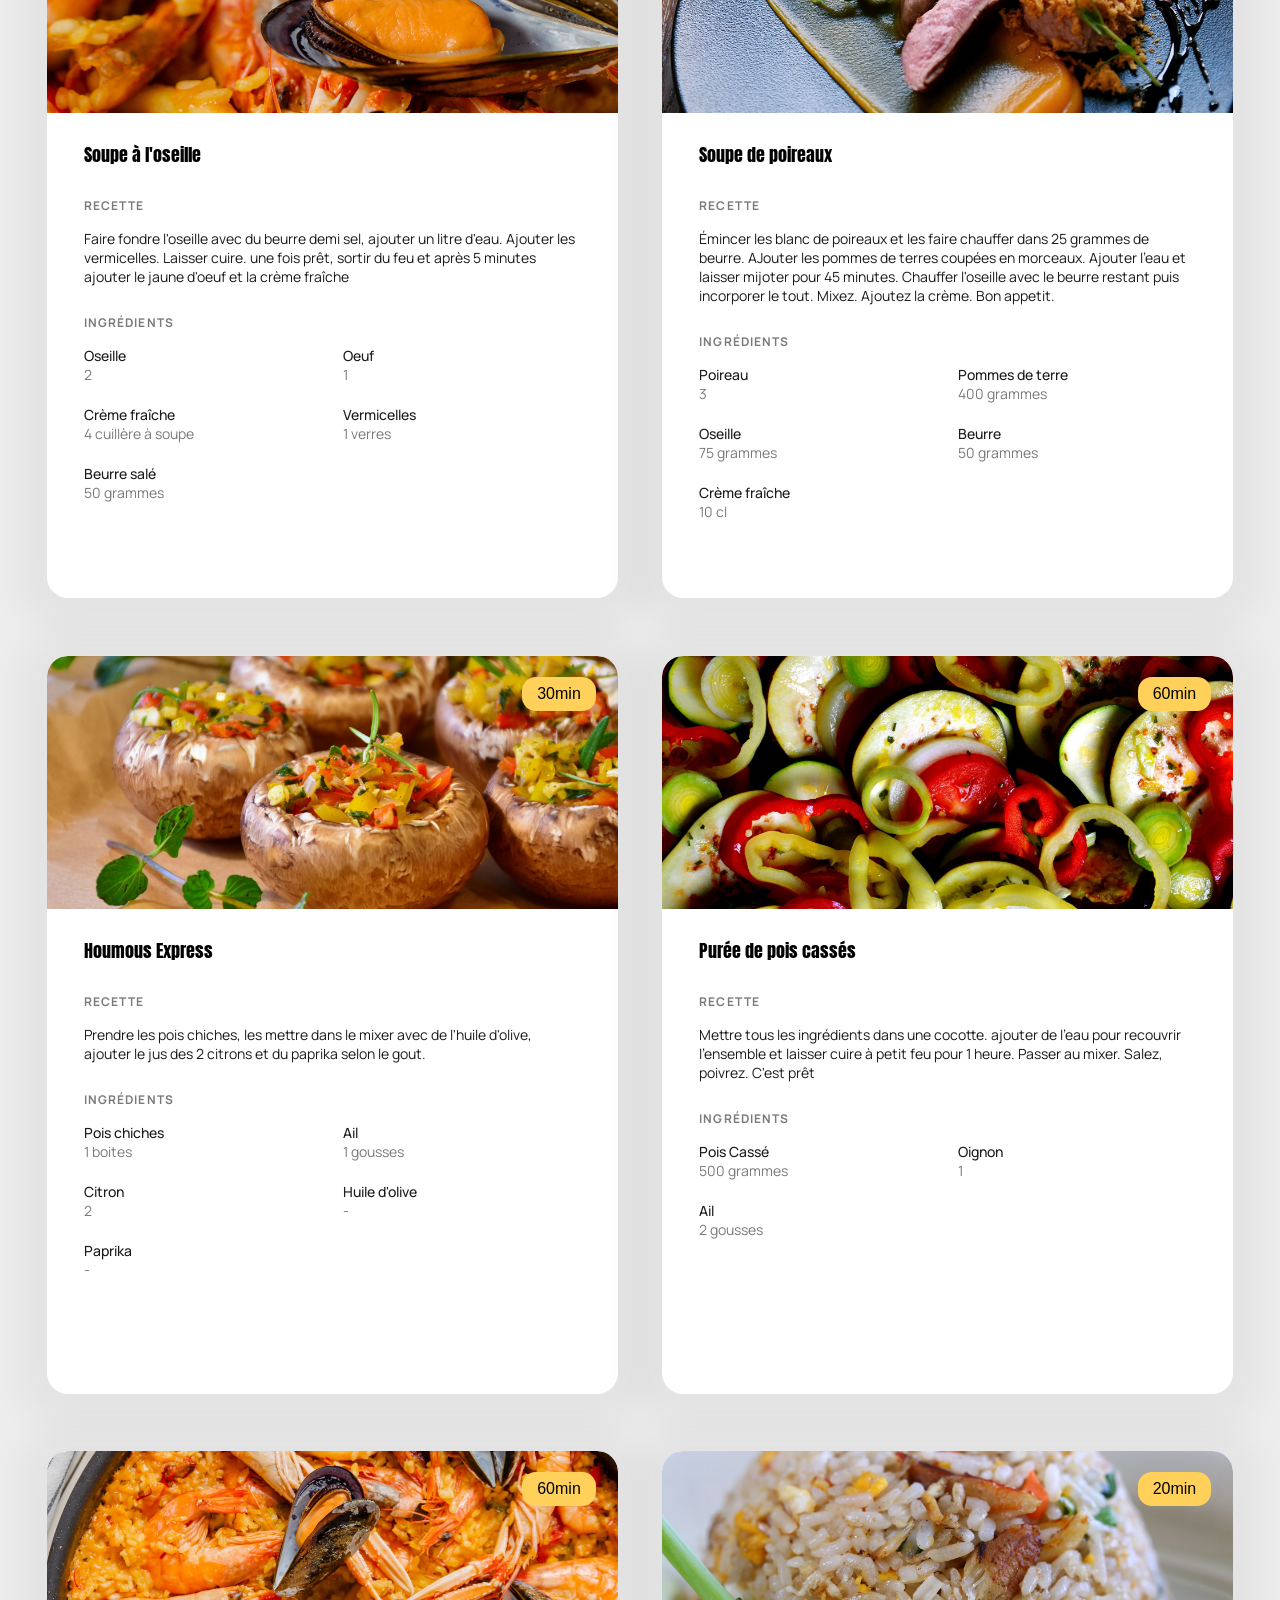
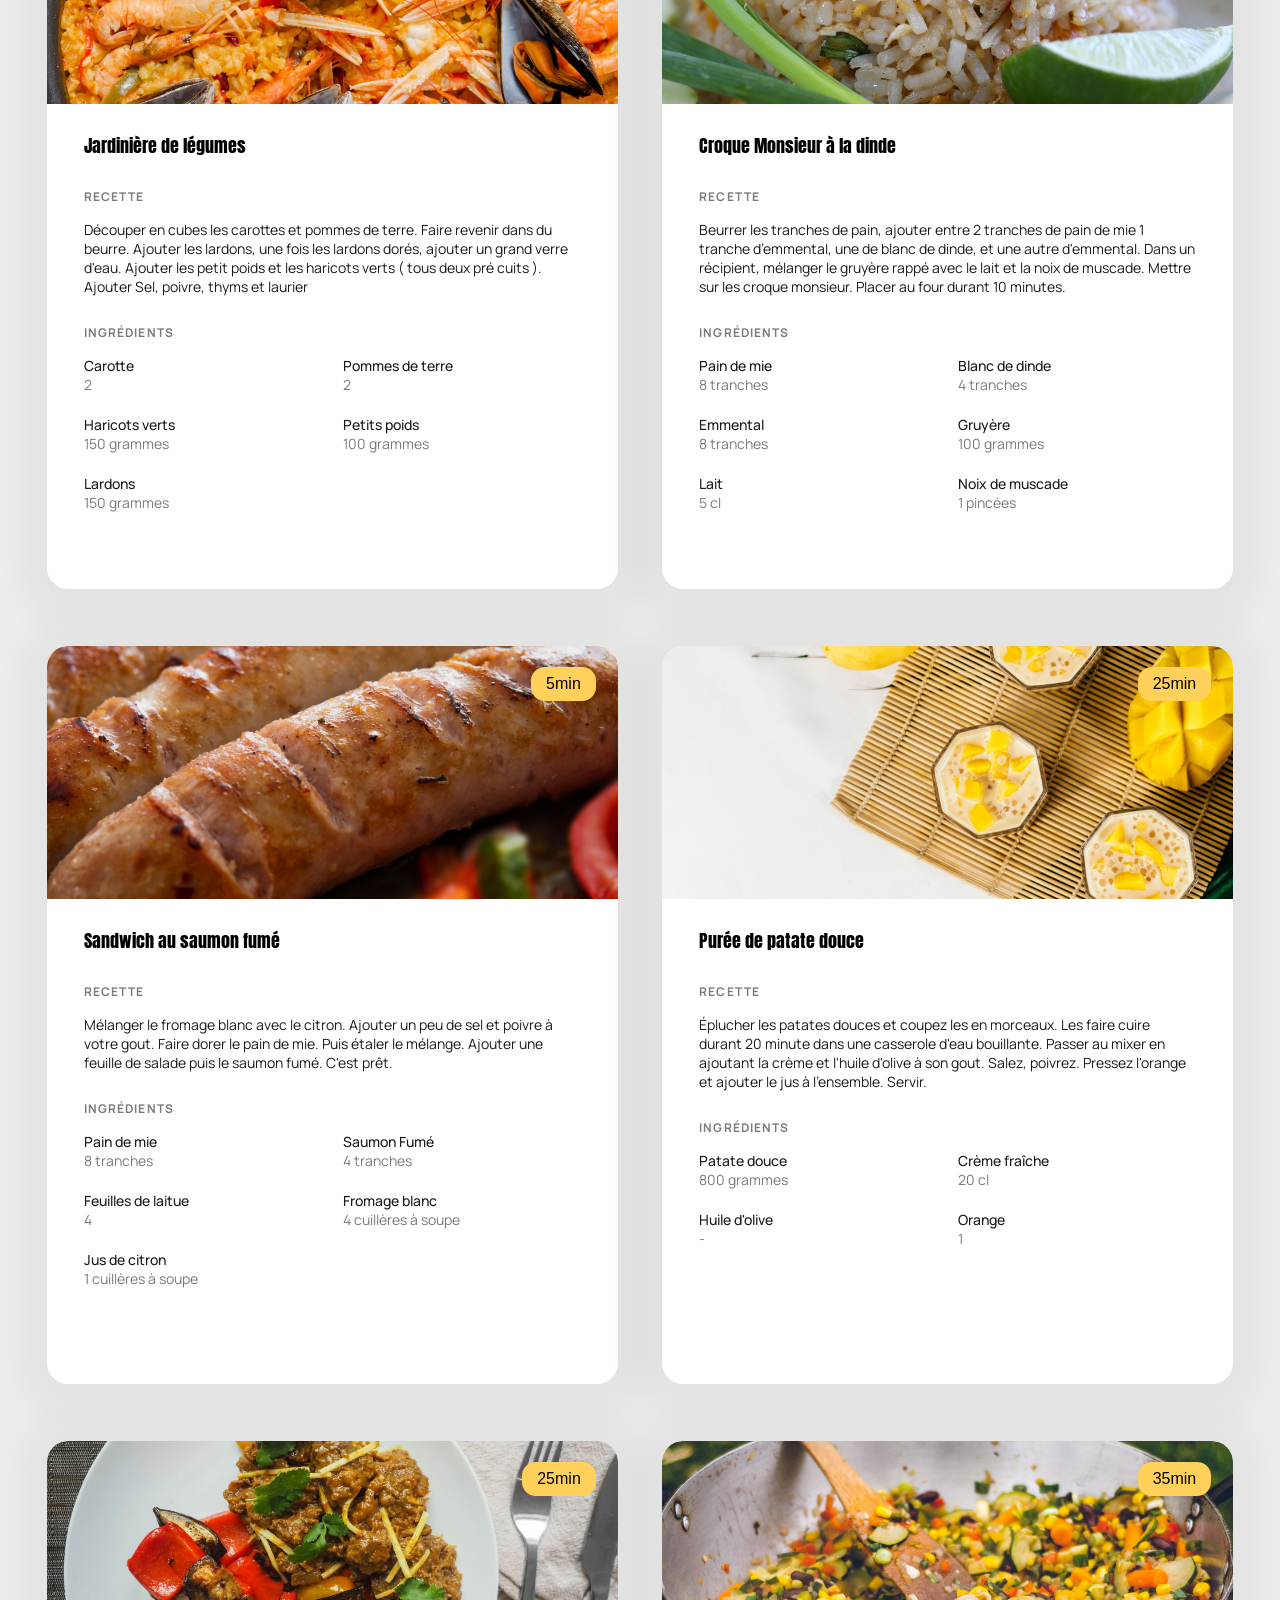
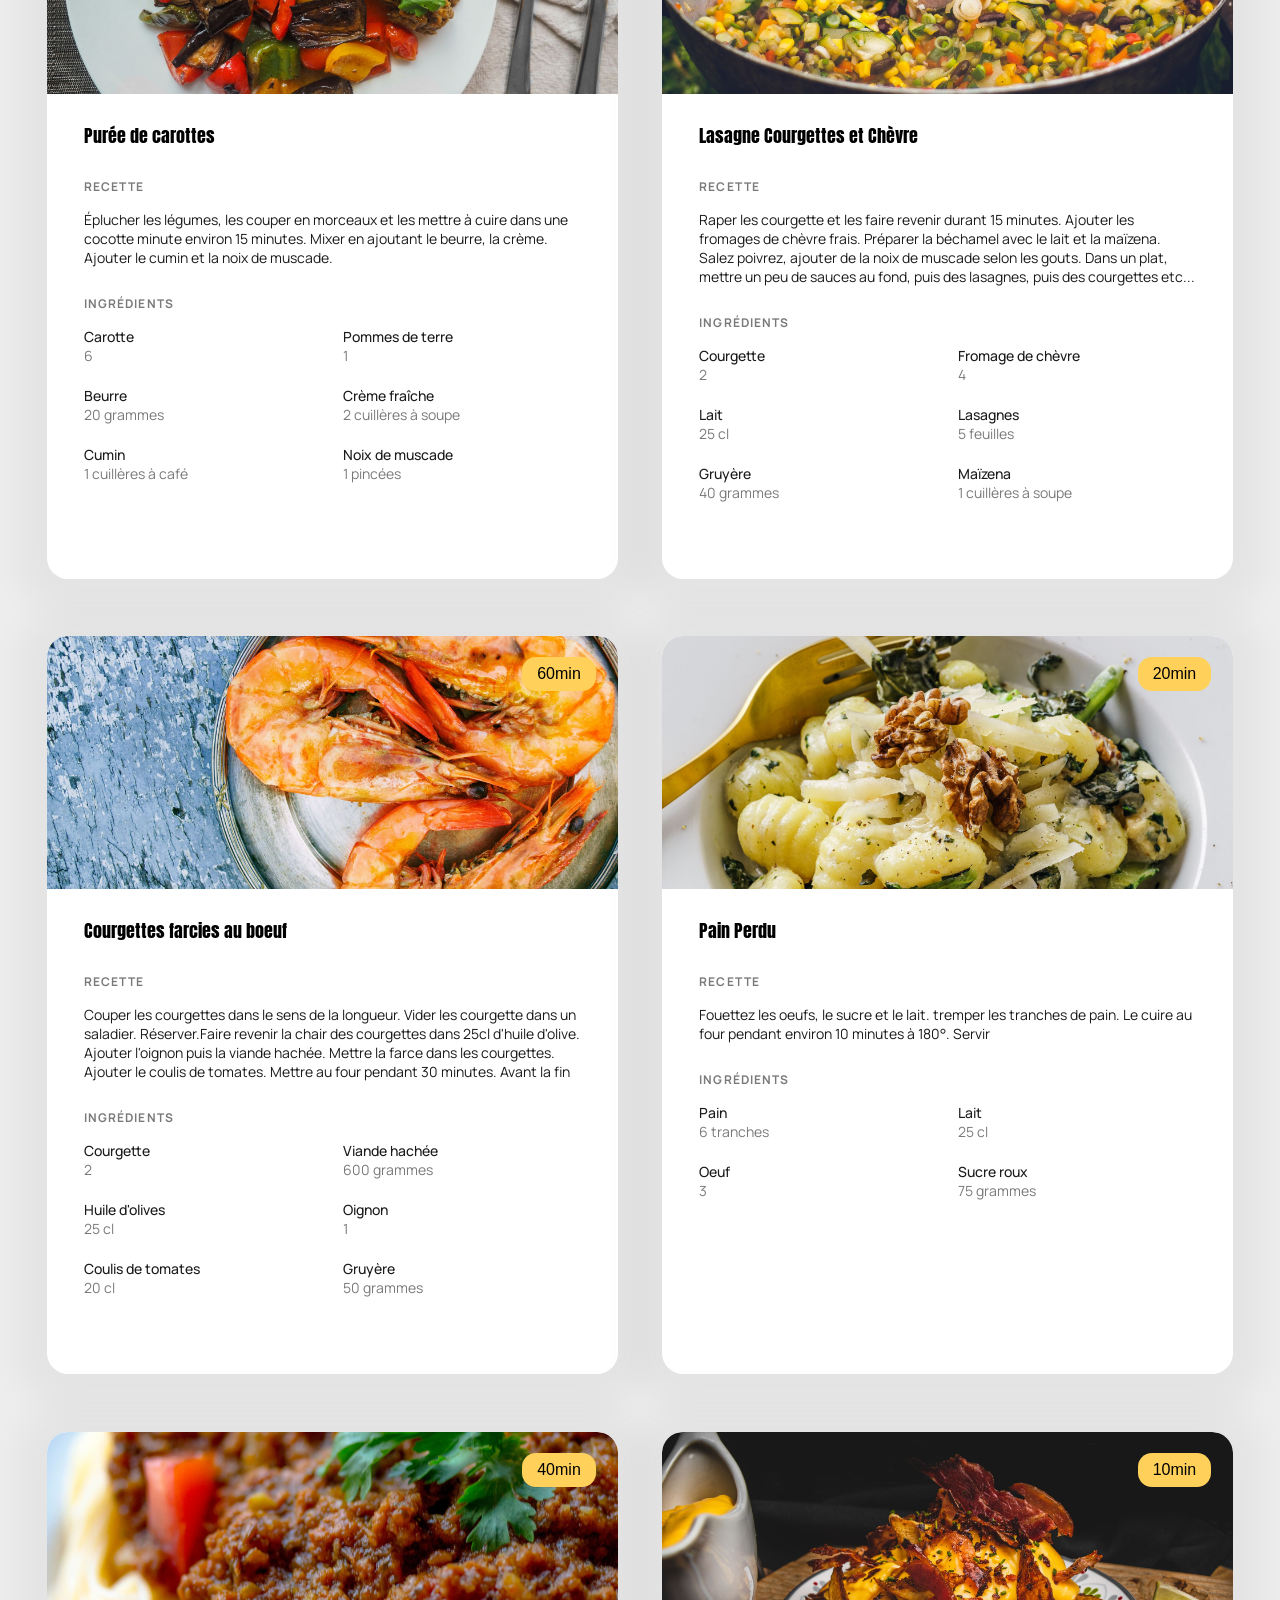
<file: Projet7_final/Option-A-methodes-tableau/index.html>
<!DOCTYPE html>
<html lang="fr">

<head>
    <meta charset="UTF-8">

    <title>Les Petits Plats — Option A — méthodes de tableau</title>
    <link href="https://fonts.googleapis.com/css2?family=Anton&display=swap" rel="stylesheet">
    <link href="https://fonts.googleapis.com/css2?family=Manrope&display=swap" rel="stylesheet">
    <link rel="stylesheet" href="./styles.css">
</head>
<body>
    <header>
        <div class="container-header">
            <img class="background-img" src="./images/Background.png" alt="background" height="667" width="1440">
            <img class="logo-img" src="./images/Logo.png" alt="logo" height="40" width="328">
            <div class="header-content">
                <div class="main-heading">CHERCHEZ PARMI PLUS DE 1500 RECETTES<br>
                    DU QUOTIDIEN,SIMPLES ET DÉLICIEUSES</div>
                <div class="container-search">
                    <div class="research-field">
                        <input id="search-input" type="text" placeholder="Rechercher une recette, un ingrédient, ...">
                        <svg id="search-close" xmlns="http://www.w3.org/2000/svg" width="17" height="17"
                            viewBox="0 0 17 17" fill="none">
                            <path d="M15 15L8.5 8.5M8.5 8.5L2 2M8.5 8.5L15 2M8.5 8.5L2 15" stroke="#7A7A7A"
                                stroke-width="2.16667" stroke-linecap="round" stroke-linejoin="round" />
                        </svg>
                        <div class="search-icon">
                            <svg xmlns="http://www.w3.org/2000/svg" width="28" height="29" viewBox="0 0 28 29"
                                fill="none">
                                <circle cx="10" cy="10.4219" r="9.5" stroke="white" />
                                <line x1="18.3536" y1="19.0683" x2="27.3536" y2="28.0683" stroke="white" />
                            </svg>
                        </div>
                    </div>
                </div>
            </div>
        </div>
    </header>
    <section class="dropdown-container">
        <div class="dropdowns">
            <div class="dropdown1">
                <div class="dd1-visiblepart">
                    <h1>Ingrédients</h1>
                    <svg id="dropdownArrow1" xmlns="http://www.w3.org/2000/svg" width="15" height="8" viewBox="0 0 15 8"
                        fill="none">
                        <path d="M1 1L7.5 7L14 1" stroke="#1B1B1B" stroke-linecap="round" />
                    </svg>
                </div>
                <div class="dd1-inputcontainer">
                    <input type="text" class="dd1-input" tabindex="-1" id="dd1-input">
                    <svg class="glass-icon" xmlns="http://www.w3.org/2000/svg" width="14" height="14"
                        viewBox="0 0 14 14" fill="none">
                        <circle cx="5" cy="5" r="4.75" stroke="#7A7A7A" stroke-width="0.5" />
                        <line x1="9.17678" y1="9.32322" x2="13.6768" y2="13.8232" stroke="#7A7A7A" stroke-width="0.5" />
                    </svg>
                </div>
                <div class="dd1-list" id="dd1-list">
                </div>
            </div>
            <div class="dropdown2">
                <div class="dd2-visiblepart">
                    <h1>Appareils</h1>
                    <svg id="dropdownArrow2" xmlns="http://www.w3.org/2000/svg" width="15" height="8" viewBox="0 0 15 8"
                        fill="none">
                        <path d="M1 1L7.5 7L14 1" stroke="#1B1B1B" stroke-linecap="round" />
                    </svg>
                </div>
                <div class="dd2-inputcontainer">
                    <input type="text" class="dd2-input" tabindex="-1" id="dd2-input">
                    <svg class="glass-icon" xmlns="http://www.w3.org/2000/svg" width="14" height="14"
                        viewBox="0 0 14 14" fill="none">
                        <circle cx="5" cy="5" r="4.75" stroke="#7A7A7A" stroke-width="0.5" />
                        <line x1="9.17678" y1="9.32322" x2="13.6768" y2="13.8232" stroke="#7A7A7A" stroke-width="0.5" />
                    </svg>
                </div>
                <div class="dd2-list" id="dd2-list">
                </div>
            </div>
            <div class="dropdown3">
                <div class="dd3-visiblepart">
                    <h1>Ustensiles</h1>
                    <svg id="dropdownArrow3" xmlns="http://www.w3.org/2000/svg" width="15" height="8" viewBox="0 0 15 8"
                        fill="none">
                        <path d="M1 1L7.5 7L14 1" stroke="#1B1B1B" stroke-linecap="round" />
                    </svg>
                </div>
                <div class="dd3-inputcontainer">
                    <input type="text" class="dd3-input" tabindex="-1" id="dd3-input">
                    <svg class="glass-icon" xmlns="http://www.w3.org/2000/svg" width="14" height="14"
                        viewBox="0 0 14 14" fill="none">
                        <circle cx="5" cy="5" r="4.75" stroke="#7A7A7A" stroke-width="0.5" />
                        <line x1="9.17678" y1="9.32322" x2="13.6768" y2="13.8232" stroke="#7A7A7A" stroke-width="0.5" />
                    </svg>
                </div>
                <div class="dd3-list" id="dd3-list">
                </div>
            </div>
        </div>
        <div class="number-container">
            <h1 id="number-recipes"></h1>
        </div>
    </section>
    <div class="filters-selected" id="selectedContainer">
    </div>
    <section class="cards-container" id="cards-container">
    </section>

    <script src="./javascript/globals/common.js"></script>
    <script src="./javascript/components/header.js"></script>
    <script src="./javascript/data/recipes.js"></script>
    <script src="./javascript/logic/populateCards.js"></script>
    <script src="./javascript/components/ingredientsList.js"></script>
    <script src="./javascript/components/dropdown.js"></script>
    <script src="./javascript/components/applianceList.js"></script>
    <script src="./javascript/components/ustensilsList.js"></script>
    <script src="./javascript/logic/mainSearch.js"></script>
    <script src="./javascript/logic/selectedFilters.js"></script>
    

</body>

</html>
</file>
<file: Option-B-boucles/styles.css>
/* Box sizing */
*,
*::before,
*::after {
    box-sizing: border-box;
}

/* Remove default margins */
* {
    margin: 0;
}

/* Normalize font sizes */
body {
    font-family: sans-serif;
    font-size: 16px;
    line-height: 1.5;
}

/* Remove default paddings */
h1,
h2,
h3,
h4,
h5,
h6,
p,
ol,
ul {
    padding: 0;
}

/* Normalize list styles */
ol,
ul {
    list-style: none;
}

/* Remove default link styles */
a {
    color: inherit;
    text-decoration: none;
}

/* Normalize form elements */
input,
select,
textarea,
button {
    font: inherit;
}

/* Normalize images */
img {
    max-width: 100%;
    height: auto;
}

/* Remove built-in focus styles */
button,
input,
select,
textarea {
    outline: none;
}

/* _______________________________________ END OF CSS RESET ____________________________________ */

html {
    width: 100%;
}

body {
    max-width: 1440px;
    margin: 0 auto;
    background: #EDEDED;
}

.container-header {
    position: relative;
    height: 100%;
    background: #EDEDED;
}

.background-img {
    position: absolute;
    min-height: 377px;
    object-fit: cover;
}

.logo-img {
    position: relative;
    top: 8.5%;
    left: 4.8%;
    width: calc(min(100vw, 207px));
    height: calc(min(100vh, 25.261px));
}

.main-heading {
    position: relative;
    color: #FFD15B;
    text-align: center;
    font-family: "Anton", sans-serif;
    font-size: clamp(1.7rem, 5vw, 44px);
    font-style: normal;
    font-weight: 400;
    line-height: normal;
}

.research-field {
    border-radius: 11px;
    background: #FFF;
    position: relative;
    display: flex;
    align-items: center;
    width: 100%;
}

.container-search {
    width: 66.25%;
}

.header-content {
    display: flex;
    flex-direction: column;
    justify-content: center;
    align-items: center;
    gap: 28px;
    padding-top: clamp(65px, calc(18vw - 65px), 227px);
}


.search-icon {
    width: 51px;
    height: 52px;
    flex-shrink: 0;
    background: #1B1B1B;
    border-radius: 10px;
    display: grid;
    place-items: center;
    position: relative;
    right: 10px;
    transition: background-color 0.3s ease-out;
    cursor: pointer;
}

@media (max-width: 666px) {
    .search-icon {
        right: 0;
    }
}

.search-icon:hover svg circle,
.search-icon:hover svg line {
    stroke: black;
}

.search-icon:hover {
    background: #FFD15B;
}

#search-close {
    width: 17px;
    height: 17px;
    flex-shrink: 0;
    position: absolute;
    right: 85px;
    top: 30px;
    display: none;
}

.research-field input {
    color: #7A7A7A;
    font-family: "Manrope", sans-serif;
    font-size: clamp(0.9rem, 1vw, 16px);
    font-style: normal;
    font-weight: 400;
    line-height: normal;
    width: 100%;
    height: clamp(52px, 8vw, 72px);
    border-radius: 10px;
    overflow: hidden;
    text-overflow: ellipsis;
    white-space: nowrap;
    display: flex;
    align-items: center;
}

.research-field input[type="text"] {
    padding-left: clamp(7px, calc(2vw + 6px), 35px);
    border: none;
    outline: none;
}

/* _______________________________________ CARDS _________________________________________ */

.cards-container {
    padding-top: 22px;
    padding-left: clamp(7px, calc(3.5vw + 2px), 102px);
    padding-right: clamp(7px, calc(3.5vw + 2px), 102px);
    display: grid;
    grid-template-columns: repeat(auto-fit, minmax(380px, 1fr));
    row-gap: clamp(7px, calc(4vw + 6px), 66px);
    column-gap: clamp(7px, calc(3vw + 6px), 48px);
    background: #EDEDED;
}

@media (max-width: 950px) {
    .cards-container {
        grid-template-columns: repeat(auto-fit, minmax(320px, 1fr));
    }
}


@media (max-width: 465px) {
    .cards-container {
        grid-template-columns: repeat(auto-fit, minmax(220px, 1fr));
    }
}

@media (min-width: 1440px) {
    .cards-container {
        padding-left: 102px;
        padding-right: 102px;
    }
}

.recipes-card img {
    object-fit: cover;
    height: 253px;
    width: 100%;
    border-radius: 20px 20px 0 0;
}

.recipes-card {
    border-radius: 21px;
    background: #FFF;
    box-shadow: 0px 4px 34px 30px rgba(0, 0, 0, 0.04);
    height: 100%;
    overflow: hidden;
}

.container-card-text {
    width: 100%;
    padding-left: 6.5%;
    padding-right: 6.5%;
    height: auto;
    min-height: 478px;
}


.container-card-text h1 {
    padding-top: 21px;
    padding-bottom: 29px;
    color: #000;
    font-family: "Anton", sans-serif;
    font-size: 18px;
    font-style: normal;
    font-weight: 400;
    line-height: normal;
}

.container-card-text h2 {
    color: #7A7A7A;
    font-family: Manrope;
    font-size: 12px;
    font-style: normal;
    font-weight: 700;
    line-height: normal;
    letter-spacing: 1.08px;
    text-transform: uppercase;
    padding-bottom: 15px;
}

.recipe-description {
    color: #1B1B1B;
    font-family: "Manrope", sans-serif;
    font-size: 14px;
    font-style: normal;
    font-weight: 400;
    line-height: normal;
    overflow: hidden;
    max-height: 76px;
}

.recipe-description:hover {
    max-height: none;
}

.recipe-description:hover~.description-container {
    max-height: 100%;
}

.description-container {
    margin-bottom: 28px;
}

.recipe-ingredients {
    display: grid;
    grid-template-columns: repeat(2, 1fr);
    gap: 21px;
    padding-bottom: 61px;
}

.ingredient-name {
    color: #1B1B1B;
    font-family: "Manrope", sans-serif;
    font-size: 14px;
    font-style: normal;
    font-weight: 500;
    line-height: normal;
}

.ingredient-quantity {
    color: #7A7A7A;
    font-family: "Manrope", sans-serif;
    font-size: 14px;
    font-style: normal;
    font-weight: 400;
    line-height: normal;
}

.recipe-time {
    display: inline-flex;
    padding: 5px 15px;
    justify-content: center;
    align-items: center;
    gap: 10px;
    border-radius: 14px;
    background: #FFD15B;
    position: absolute;
    top: 21px;
    right: 22px;
}

.recipe-container {
    position: relative;
}

/*________________________________________ DROPDOWNS _____________________________ */


.dropdown-container {
    width: 100%;
    height: 108px;
    background: #EDEDED;
    padding-top: 20px;
    padding-left: clamp(7px, calc(3.5vw + 2px), 102px);
    position: relative;
    display: flex;
    justify-content: space-between;
}

#number-recipes {
    color: #1B1B1B;
    font-family: Anton;
    font-size: 21px;
    font-style: normal;
    font-weight: 400;
    line-height: normal;
    height: 32px;
    padding-top: 17px;
}

.number-container {
    padding-right: clamp(7px, calc(3.5vw + 2px), 102px);
}

@media (min-width: 1440px) {
    .dropdown-container {
        padding-left: 102px;
    }

    .number-container {
        padding-right: 102px;
    }
}


.dropdowns {
    display: flex;
    column-gap: clamp(15px, 4.5vw + 5px, 65px);
}

@media (max-width: 920px) {
    .dropdown-container {
        flex-direction: column;
        row-gap: 15px;
        align-items: center;
        height: 100%;
    }

    .dropdowns {
        flex-direction: column;
        row-gap: 15px;
        align-items: center;
    }

    .number-container {
        padding-bottom: 30px;
    }
}


.dropdown1,
.dropdown2,
.dropdown3 {
    width: 195px;
    flex-shrink: 0;
    border-radius: 11px;
    background: #FFF;
    z-index: 10;
    overflow: hidden;
    scrollbar-width: none;
    -ms-overflow-style: none;
    height: 56px;
    overflow-y: hidden;
    transition: height 0.1s linear;
    position: relative;
}

.dropdown1.open,
.dropdown2.open,
.dropdown3.open {
    height: 315px;
    overflow-y: auto;
    z-index: 10;
    background: #FFF;
    position: relative;
}

#dropdownArrow1,
#dropdownArrow2,
#dropdownArrow3 {
    transition: transform 0.3s ease;
}

.rotate180 {
    transform: rotate(180deg);
}

.dropdown1::-webkit-scrollbar,
.dropdown2::-webkit-scrollbar,
.dropdown3::-webkit-scrollbar {
    display: none;
}

.dd1-visiblepart,
.dd2-visiblepart,
.dd3-visiblepart {
    display: flex;
    justify-content: space-between;
    padding: 17px 16px;
    align-items: center;
    gap: 63px;
    border-radius: 11px;
    background: #FFF;
    position: sticky;
    top: 0;
    z-index: 100;
}

.dd1-visiblepart h1,
.dd2-visiblepart h1,
.dd3-visiblepart h1 {
    color: #1B1B1B;
    font-family: "Manrope", sans-serif;
    font-size: 16px;
    font-style: normal;
    font-weight: 500;
    line-height: normal;
    background: #FFF;
}

.glass-icon {
    width: 13.5px;
    height: 14px;
    transform: translateX(15px);
}

.dd1-inputcontainer,
.dd2-inputcontainer,
.dd3-inputcontainer {
    position: relative;
    width: 163px;
    height: 36px;
    border-radius: 2px;
    border: 1px solid #C6C6C6;
    margin-left: 16px;
    margin-bottom: 11px;
    background: #FFF;
}

.dd1-inputcontainer input[type="text"],
.dd2-inputcontainer input[type="text"],
.dd3-inputcontainer input[type="text"] {
    border: none;
    outline: none;
    width: 120px;
    height: 34px;
    color: #7A7A7A;
    font-family: "Manrope", sans-serif;
    font-size: 14px;
    font-style: normal;
    font-weight: 400;
    line-height: normal;
    padding-left: 8px;
    background: #FFF;
}

.dd1-list,
.dd2-list,
.dd3-list {
    display: flex;
    width: 163px;
    flex-direction: column;
    justify-content: flex-end;
    color: #1B1B1B;
    font-family: "Manrope", sans-serif;
    font-size: 14px;
    font-style: normal;
    font-weight: 400;
    line-height: normal;
    z-index: 10;
    background: #FFF;
    row-gap: 13px;
}

.dd1-list p,
.dd2-list p,
.dd3-list p {
    height: 19px;
    white-space: nowrap;
    overflow: hidden;
    text-overflow: ellipsis;
    z-index: 10;
    width: 195px;
    padding-left: 16px;
    cursor: pointer;
    position: relative;
}

.dd1-list p:not(.selected):hover,
.dd2-list p:not(.selected):hover,
.dd3-list p:not(.selected):hover {
    overflow: visible;
}

.dd1-list p:not(.selected)::before,
.dd2-list p:not(.selected)::before,
.dd3-list p:not(.selected)::before {
    content: ""; 
    position: absolute;
    top: -10px; 
    bottom: -10px; 
    left: 0;
    right: 0;
    background: #FFD15B;
    z-index: -1; 
    opacity: 0; 
    transition: opacity 0.1s linear; 
}

.dd1-list p:not(.selected):hover::before,
.dd2-list p:not(.selected):hover::before,
.dd3-list p:not(.selected):hover::before {
    opacity: 1; /* Make the pseudo-element visible on hover */
}


.filters-selected {
    padding-left: clamp(7px, calc(3.5vw + 2px), 102px);
    width: 100%;
    background: #EDEDED;
    display: flex;
    gap: 15px;
    flex-wrap: wrap; 
}

.selected-item {
    display: inline-flex;
    padding: 17px 18px;
    align-items: center;
    gap: 60px;
    border-radius: 10px;
    background: #FFD15B;
    color: #000;
    font-family: Manrope;
    font-size: 14px;
    font-style: normal;
    font-weight: 400;
    line-height: normal;
    height: 53px;
}

.selected {
    color: #1B1B1B;
font-family: Manrope;
font-size: 14px;
font-style: normal;
font-weight: 700;
line-height: normal;
flex-shrink: 0;
background: #FFD15B;
display: flex;
align-items: center;
justify-content: space-between;
padding-right: 10px;
}
</file>
<file: Projet7_final/Option-A-methodes-tableau/styles.css>
/* Box sizing */
*,
*::before,
*::after {
    box-sizing: border-box;
}

/* Remove default margins */
* {
    margin: 0;
}

/* Normalize font sizes */
body {
    font-family: sans-serif;
    font-size: 16px;
    line-height: 1.5;
}

/* Remove default paddings */
h1,
h2,
h3,
h4,
h5,
h6,
p,
ol,
ul {
    padding: 0;
}

/* Normalize list styles */
ol,
ul {
    list-style: none;
}

/* Remove default link styles */
a {
    color: inherit;
    text-decoration: none;
}

/* Normalize form elements */
input,
select,
textarea,
button {
    font: inherit;
}

/* Normalize images */
img {
    max-width: 100%;
    height: auto;
}

/* Remove built-in focus styles */
button,
input,
select,
textarea {
    outline: none;
}

/* _______________________________________ END OF CSS RESET ____________________________________ */

html {
    width: 100%;
}

body {
    max-width: 1440px;
    margin: 0 auto;
    background: #EDEDED;
}

.container-header {
    position: relative;
    height: 100%;
    background: #EDEDED;
}

.background-img {
    position: absolute;
    min-height: 377px;
    object-fit: cover;
}

.logo-img {
    position: relative;
    top: 8.5%;
    left: 4.8%;
    width: calc(min(100vw, 207px));
    height: calc(min(100vh, 25.261px));
}

.main-heading {
    position: relative;
    color: #FFD15B;
    text-align: center;
    font-family: "Anton", sans-serif;
    font-size: clamp(1.7rem, 5vw, 44px);
    font-style: normal;
    font-weight: 400;
    line-height: normal;
}

.research-field {
    border-radius: 11px;
    background: #FFF;
    position: relative;
    display: flex;
    align-items: center;
    width: 100%;
}

.container-search {
    width: 66.25%;
}

.header-content {
    display: flex;
    flex-direction: column;
    justify-content: center;
    align-items: center;
    gap: 28px;
    padding-top: clamp(65px, calc(18vw - 65px), 227px);
}


.search-icon {
    width: 51px;
    height: 52px;
    flex-shrink: 0;
    background: #1B1B1B;
    border-radius: 10px;
    display: grid;
    place-items: center;
    position: relative;
    right: 10px;
    transition: background-color 0.3s ease-out;
    cursor: pointer;
}

@media (max-width: 666px) {
    .search-icon {
        right: 0;
    }
}

.search-icon:hover svg circle,
.search-icon:hover svg line {
    stroke: black;
}

.search-icon:hover {
    background: #FFD15B;
}

#search-close {
    width: 17px;
    height: 17px;
    flex-shrink: 0;
    position: absolute;
    right: 85px;
    top: 30px;
    display: none;
}

.research-field input {
    color: #7A7A7A;
    font-family: "Manrope", sans-serif;
    font-size: clamp(0.9rem, 1vw, 16px);
    font-style: normal;
    font-weight: 400;
    line-height: normal;
    width: 100%;
    height: clamp(52px, 8vw, 72px);
    border-radius: 10px;
    overflow: hidden;
    text-overflow: ellipsis;
    white-space: nowrap;
    display: flex;
    align-items: center;
}

.research-field input[type="text"] {
    padding-left: clamp(7px, calc(2vw + 6px), 35px);
    border: none;
    outline: none;
}

/* _______________________________________ CARDS _________________________________________ */

.cards-container {
    padding-top: 22px;
    padding-left: clamp(7px, calc(3.5vw + 2px), 102px);
    padding-right: clamp(7px, calc(3.5vw + 2px), 102px);
    display: grid;
    grid-template-columns: repeat(auto-fit, minmax(380px, 1fr));
    row-gap: clamp(7px, calc(4vw + 6px), 66px);
    column-gap: clamp(7px, calc(3vw + 6px), 48px);
    background: #EDEDED;
}

@media (max-width: 950px) {
    .cards-container {
        grid-template-columns: repeat(auto-fit, minmax(320px, 1fr));
    }
}


@media (max-width: 465px) {
    .cards-container {
        grid-template-columns: repeat(auto-fit, minmax(220px, 1fr));
    }
}

@media (min-width: 1440px) {
    .cards-container {
        padding-left: 102px;
        padding-right: 102px;
    }
}

.recipes-card img {
    object-fit: cover;
    height: 253px;
    width: 100%;
    border-radius: 20px 20px 0 0;
}

.recipes-card {
    border-radius: 21px;
    background: #FFF;
    box-shadow: 0px 4px 34px 30px rgba(0, 0, 0, 0.04);
    height: 100%;
    overflow: hidden;
}

.container-card-text {
    width: 100%;
    padding-left: 6.5%;
    padding-right: 6.5%;
    height: auto;
    min-height: 478px;
}


.container-card-text h1 {
    padding-top: 21px;
    padding-bottom: 29px;
    color: #000;
    font-family: "Anton", sans-serif;
    font-size: 18px;
    font-style: normal;
    font-weight: 400;
    line-height: normal;
}

.container-card-text h2 {
    color: #7A7A7A;
    font-family: Manrope;
    font-size: 12px;
    font-style: normal;
    font-weight: 700;
    line-height: normal;
    letter-spacing: 1.08px;
    text-transform: uppercase;
    padding-bottom: 15px;
}

.recipe-description {
    color: #1B1B1B;
    font-family: "Manrope", sans-serif;
    font-size: 14px;
    font-style: normal;
    font-weight: 400;
    line-height: normal;
    overflow: hidden;
    max-height: 76px;
}

.recipe-description:hover {
    max-height: none;
}

.recipe-description:hover~.description-container {
    max-height: 100%;
}

.description-container {
    margin-bottom: 28px;
}

.recipe-ingredients {
    display: grid;
    grid-template-columns: repeat(2, 1fr);
    gap: 21px;
    padding-bottom: 61px;
}

.ingredient-name {
    color: #1B1B1B;
    font-family: "Manrope", sans-serif;
    font-size: 14px;
    font-style: normal;
    font-weight: 500;
    line-height: normal;
}

.ingredient-quantity {
    color: #7A7A7A;
    font-family: "Manrope", sans-serif;
    font-size: 14px;
    font-style: normal;
    font-weight: 400;
    line-height: normal;
}

.recipe-time {
    display: inline-flex;
    padding: 5px 15px;
    justify-content: center;
    align-items: center;
    gap: 10px;
    border-radius: 14px;
    background: #FFD15B;
    position: absolute;
    top: 21px;
    right: 22px;
}

.recipe-container {
    position: relative;
}

/*________________________________________ DROPDOWNS _____________________________ */


.dropdown-container {
    width: 100%;
    height: 108px;
    background: #EDEDED;
    padding-top: 20px;
    padding-left: clamp(7px, calc(3.5vw + 2px), 102px);
    position: relative;
    display: flex;
    justify-content: space-between;
}

#number-recipes {
    color: #1B1B1B;
    font-family: Anton;
    font-size: 21px;
    font-style: normal;
    font-weight: 400;
    line-height: normal;
    height: 32px;
    padding-top: 17px;
}

.number-container {
    padding-right: clamp(7px, calc(3.5vw + 2px), 102px);
}

@media (min-width: 1440px) {
    .dropdown-container {
        padding-left: 102px;
    }

    .number-container {
        padding-right: 102px;
    }
}


.dropdowns {
    display: flex;
    column-gap: clamp(15px, 4.5vw + 5px, 65px);
}

@media (max-width: 920px) {
    .dropdown-container {
        flex-direction: column;
        row-gap: 15px;
        align-items: center;
        height: 100%;
    }

    .dropdowns {
        flex-direction: column;
        row-gap: 15px;
        align-items: center;
    }

    .number-container {
        padding-bottom: 30px;
    }
}


.dropdown1,
.dropdown2,
.dropdown3 {
    width: 195px;
    flex-shrink: 0;
    border-radius: 11px;
    background: #FFF;
    z-index: 10;
    overflow: hidden;
    scrollbar-width: none;
    -ms-overflow-style: none;
    height: 56px;
    overflow-y: hidden;
    transition: height 0.1s linear;
    position: relative;
}

.dropdown1.open,
.dropdown2.open,
.dropdown3.open {
    height: 315px;
    overflow-y: auto;
    z-index: 10;
    background: #FFF;
    position: relative;
}

#dropdownArrow1,
#dropdownArrow2,
#dropdownArrow3 {
    transition: transform 0.3s ease;
}

.rotate180 {
    transform: rotate(180deg);
}

.dropdown1::-webkit-scrollbar,
.dropdown2::-webkit-scrollbar,
.dropdown3::-webkit-scrollbar {
    display: none;
}

.dd1-visiblepart,
.dd2-visiblepart,
.dd3-visiblepart {
    display: flex;
    justify-content: space-between;
    padding: 17px 16px;
    align-items: center;
    gap: 63px;
    border-radius: 11px;
    background: #FFF;
    position: sticky;
    top: 0;
    z-index: 100;
}

.dd1-visiblepart h1,
.dd2-visiblepart h1,
.dd3-visiblepart h1 {
    color: #1B1B1B;
    font-family: "Manrope", sans-serif;
    font-size: 16px;
    font-style: normal;
    font-weight: 500;
    line-height: normal;
    background: #FFF;
}

.glass-icon {
    width: 13.5px;
    height: 14px;
    transform: translateX(15px);
}

.dd1-inputcontainer,
.dd2-inputcontainer,
.dd3-inputcontainer {
    position: relative;
    width: 163px;
    height: 36px;
    border-radius: 2px;
    border: 1px solid #C6C6C6;
    margin-left: 16px;
    margin-bottom: 11px;
    background: #FFF;
}

.dd1-inputcontainer input[type="text"],
.dd2-inputcontainer input[type="text"],
.dd3-inputcontainer input[type="text"] {
    border: none;
    outline: none;
    width: 120px;
    height: 34px;
    color: #7A7A7A;
    font-family: "Manrope", sans-serif;
    font-size: 14px;
    font-style: normal;
    font-weight: 400;
    line-height: normal;
    padding-left: 8px;
    background: #FFF;
}

.dd1-list,
.dd2-list,
.dd3-list {
    display: flex;
    width: 163px;
    flex-direction: column;
    justify-content: flex-end;
    color: #1B1B1B;
    font-family: "Manrope", sans-serif;
    font-size: 14px;
    font-style: normal;
    font-weight: 400;
    line-height: normal;
    z-index: 10;
    background: #FFF;
    row-gap: 13px;
}

.dd1-list p,
.dd2-list p,
.dd3-list p {
    height: 19px;
    white-space: nowrap;
    overflow: hidden;
    text-overflow: ellipsis;
    z-index: 10;
    width: 195px;
    padding-left: 16px;
    cursor: pointer;
    position: relative;
}

.dd1-list p:not(.selected):hover,
.dd2-list p:not(.selected):hover,
.dd3-list p:not(.selected):hover {
    overflow: visible;
}

.dd1-list p:not(.selected)::before,
.dd2-list p:not(.selected)::before,
.dd3-list p:not(.selected)::before {
    content: ""; 
    position: absolute;
    top: -10px; 
    bottom: -10px; 
    left: 0;
    right: 0;
    background: #FFD15B;
    z-index: -1; 
    opacity: 0; 
    transition: opacity 0.1s linear; 
}

.dd1-list p:not(.selected):hover::before,
.dd2-list p:not(.selected):hover::before,
.dd3-list p:not(.selected):hover::before {
    opacity: 1; /* Make the pseudo-element visible on hover */
}


.filters-selected {
    padding-left: clamp(7px, calc(3.5vw + 2px), 102px);
    width: 100%;
    background: #EDEDED;
    display: flex;
    gap: 15px;
    flex-wrap: wrap; 
}

.selected-item {
    display: inline-flex;
    padding: 17px 18px;
    align-items: center;
    gap: 60px;
    border-radius: 10px;
    background: #FFD15B;
    color: #000;
    font-family: Manrope;
    font-size: 14px;
    font-style: normal;
    font-weight: 400;
    line-height: normal;
    height: 53px;
}

.selected {
    color: #1B1B1B;
font-family: Manrope;
font-size: 14px;
font-style: normal;
font-weight: 700;
line-height: normal;
flex-shrink: 0;
background: #FFD15B;
display: flex;
align-items: center;
justify-content: space-between;
padding-right: 10px;
}
</file>
